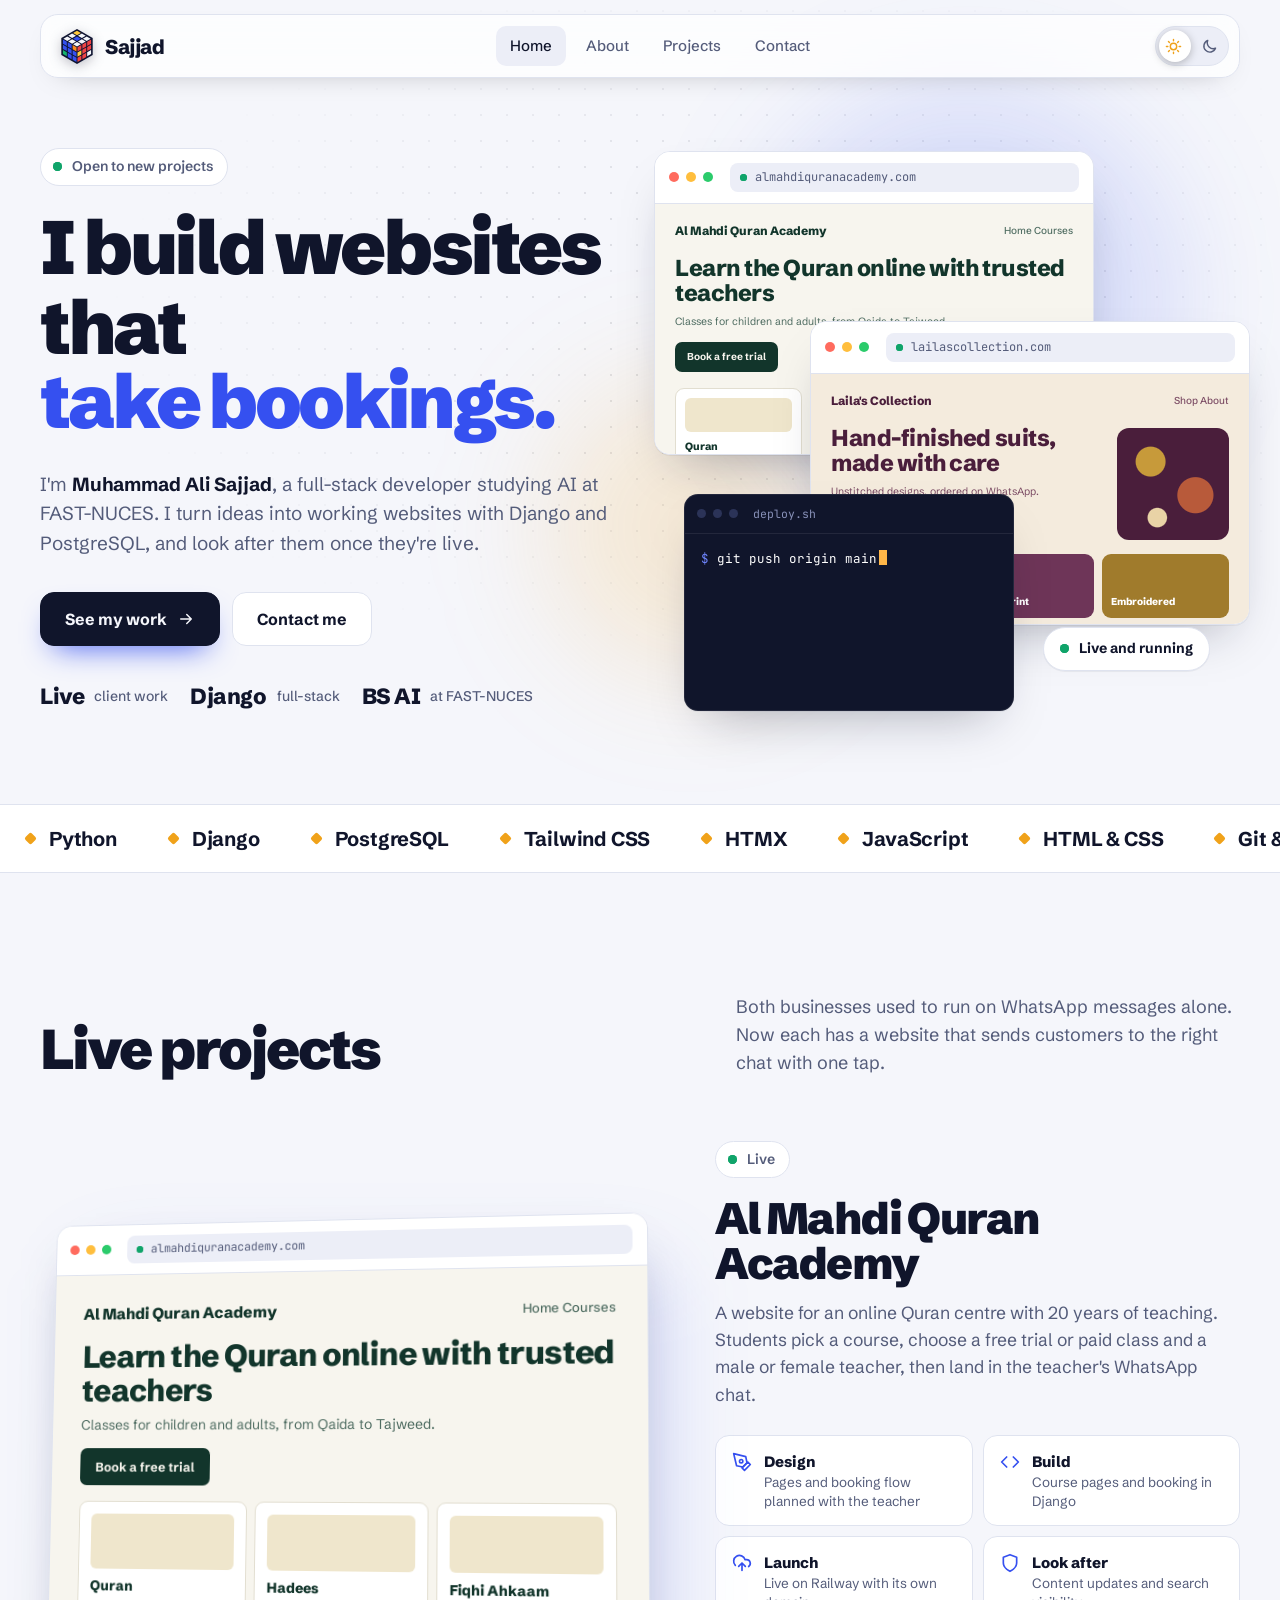
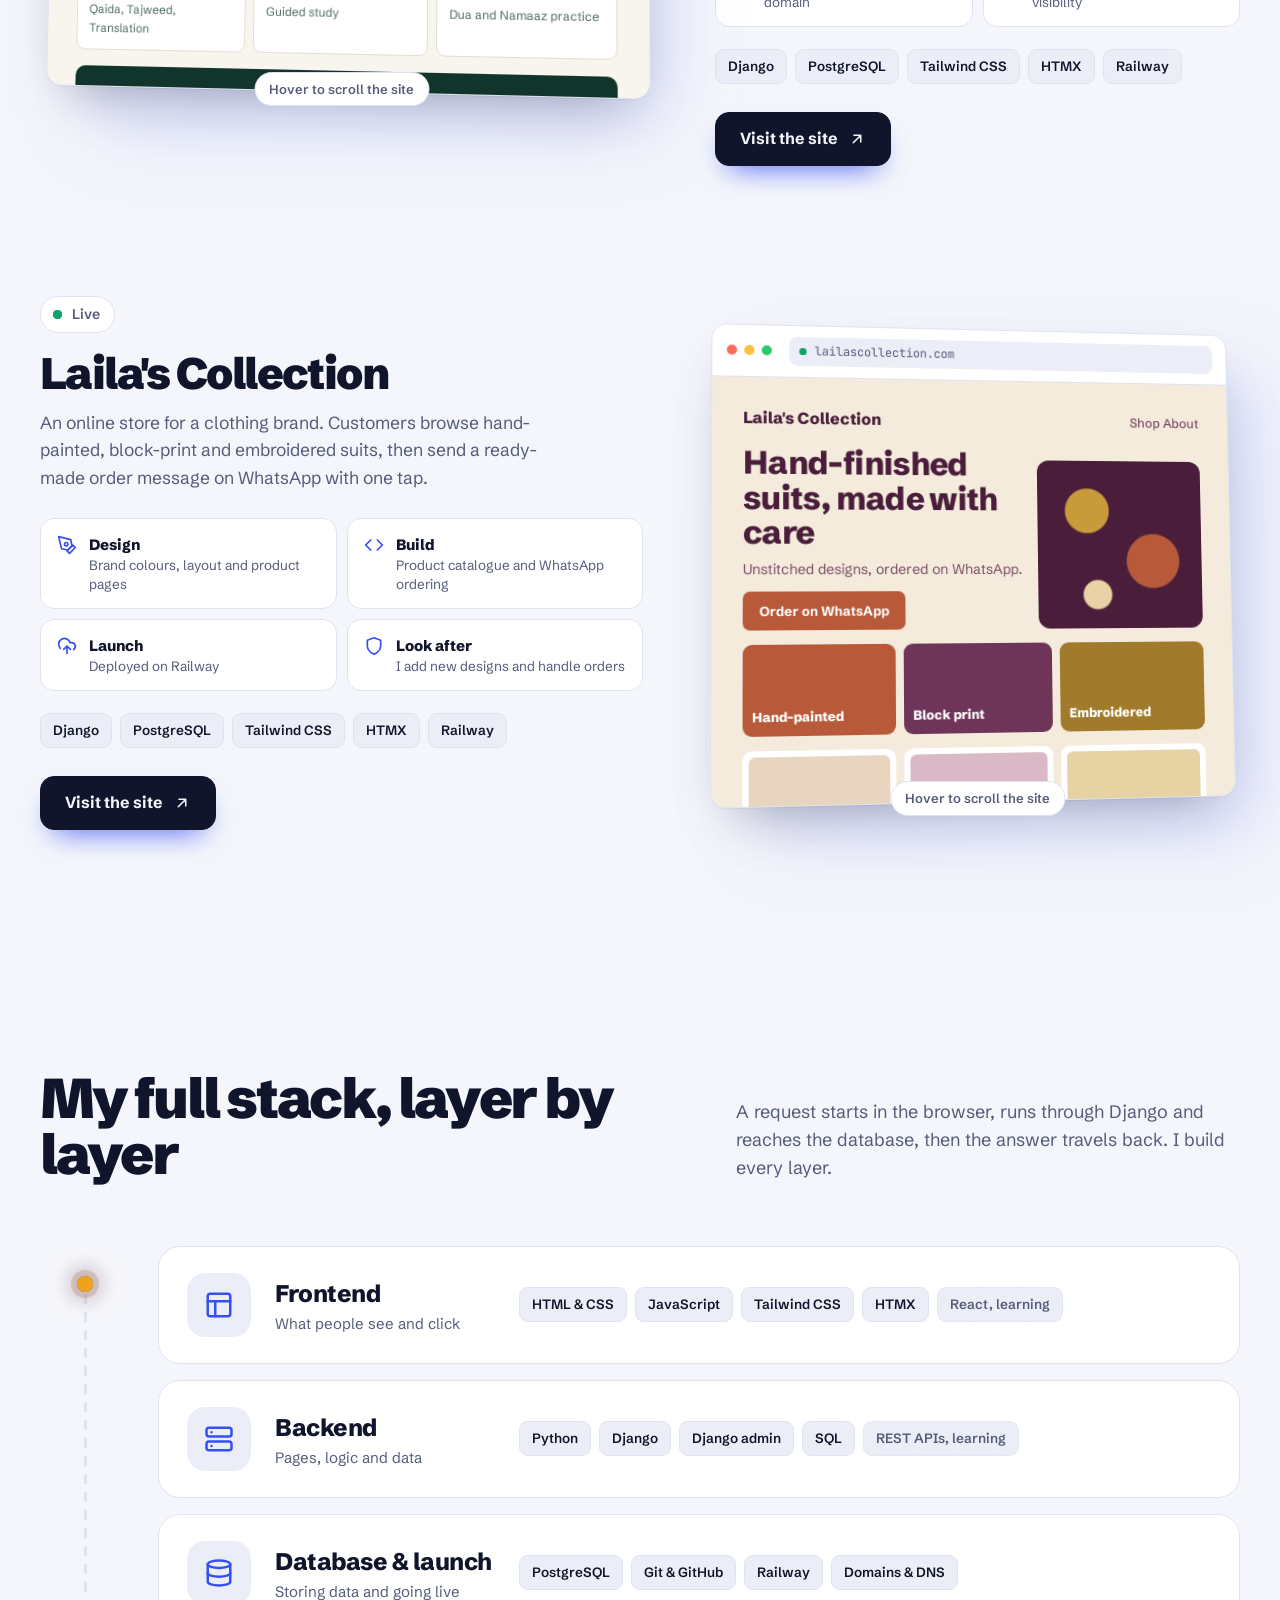
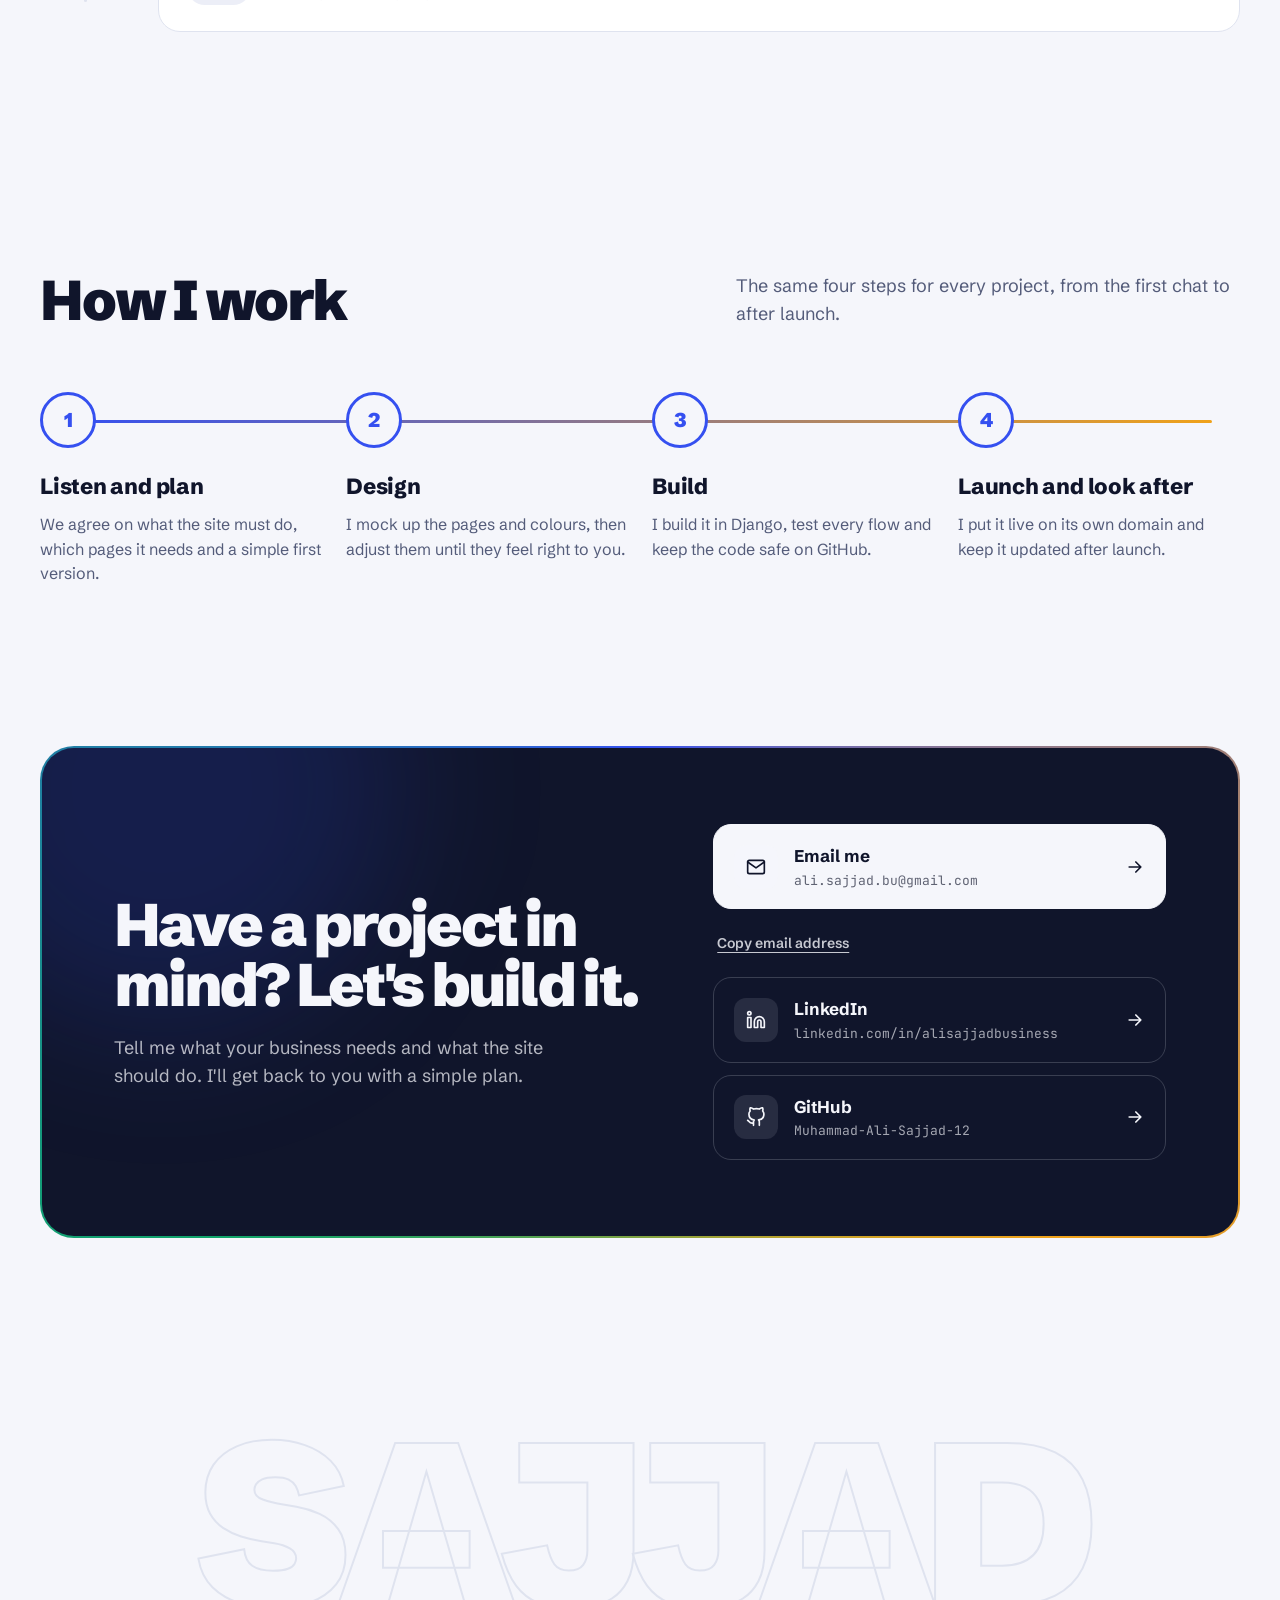
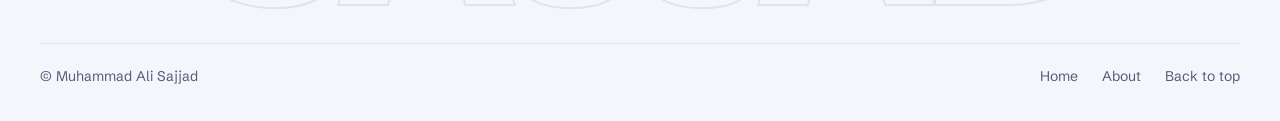
<file: index.html>
<!doctype html>
<html lang="en">
<head>
  <meta charset="utf-8">
  <meta name="viewport" content="width=device-width, initial-scale=1">
  <title>Muhammad Ali Sajjad | Full-stack developer</title>
  <meta name="description" content="I'm Muhammad Ali Sajjad, a full-stack developer studying AI at FAST-NUCES. I turn ideas into working websites with Django and PostgreSQL, and look after them once they're live.">
  <link rel="canonical" href="https://muhammad-ali-sajjad-12.github.io/">

  <!-- Link previews (WhatsApp, LinkedIn, X and others). These URLs must be absolute. -->
  <meta property="og:type" content="website">
  <meta property="og:site_name" content="Muhammad Ali Sajjad">
  <meta property="og:title" content="Muhammad Ali Sajjad | Full-stack developer">
  <meta property="og:description" content="I'm Muhammad Ali Sajjad, a full-stack developer studying AI at FAST-NUCES. I turn ideas into working websites with Django and PostgreSQL, and look after them once they're live.">
  <meta property="og:url" content="https://muhammad-ali-sajjad-12.github.io/">
  <meta property="og:image" content="https://muhammad-ali-sajjad-12.github.io/images/og-image.png">
  <meta property="og:image:width" content="1200">
  <meta property="og:image:height" content="630">
  <meta property="og:image:alt" content="Muhammad Ali Sajjad, full-stack developer and BS Artificial Intelligence student at FAST-NUCES">
  <meta name="twitter:card" content="summary_large_image">
  <meta name="twitter:title" content="Muhammad Ali Sajjad | Full-stack developer">
  <meta name="twitter:description" content="I'm Muhammad Ali Sajjad, a full-stack developer studying AI at FAST-NUCES. I turn ideas into working websites with Django and PostgreSQL, and look after them once they're live.">
  <meta name="twitter:image" content="https://muhammad-ali-sajjad-12.github.io/images/og-image.png">

  <meta name="theme-color" content="#F5F6FB" media="(prefers-color-scheme: light)">
  <meta name="theme-color" content="#0A0F22" media="(prefers-color-scheme: dark)">
  <link rel="icon" href="images/favicon.svg" type="image/svg+xml">
  <link rel="apple-touch-icon" href="images/apple-touch-icon.png">

  <!-- Runs before any CSS so the page is drawn in the right theme from the first frame. -->
  <script>
    (function () {
      var theme = null;
      try { theme = localStorage.getItem('theme'); } catch (error) {}
      if (theme !== 'light' && theme !== 'dark') {
        theme = window.matchMedia('(prefers-color-scheme: dark)').matches ? 'dark' : 'light';
      }
      document.documentElement.setAttribute('data-theme', theme);
    })();
  </script>

  <link rel="preconnect" href="https://fonts.googleapis.com">
  <link rel="preconnect" href="https://fonts.gstatic.com" crossorigin>
  <link rel="stylesheet" href="https://fonts.googleapis.com/css2?family=Schibsted+Grotesk:wght@400;500;600;700;800;900&amp;family=JetBrains+Mono:wght@400;500&amp;display=swap">

  <link rel="stylesheet" href="css/tokens.css">
  <link rel="stylesheet" href="css/base.css">
  <link rel="stylesheet" href="css/layout.css">
  <link rel="stylesheet" href="css/home.css">

  <script src="js/theme.js" defer></script>
  <script src="js/nav.js" defer></script>
  <script src="js/hero.js" defer></script>
  <script src="js/contact.js" defer></script>
  <script src="js/reveal.js" defer></script>
</head>
<body>
  <a class="skip-link" href="#main">Skip to content</a>
  <div class="spot" aria-hidden="true"></div>

  <header class="nav">
    <div class="nav-in">
      <a class="brand" href="#top"><span class="mark"><svg class="cube" viewBox="0 0 32 33" aria-hidden="true"><use href="images/favicon.svg#cube"></use></svg></span><span>Sajjad</span></a>
      <nav class="links" aria-label="Main">
        <a class="on" href="#top" aria-current="page">Home</a>
        <a href="about.html">About</a>
        <a href="#work">Projects</a>
        <a href="#contact">Contact</a>
      </nav>
      <div class="nav-right">
        <button class="toggle" type="button" aria-label="Switch between light and dark theme">
          <span class="knob"></span>
          <span class="ico sun"><svg viewBox="0 0 24 24" aria-hidden="true"><circle cx="12" cy="12" r="4.5"></circle><path d="M12 2v2M12 20v2M4.9 4.9l1.4 1.4M17.7 17.7l1.4 1.4M2 12h2M20 12h2M4.9 19.1l1.4-1.4M17.7 6.3l1.4-1.4"></path></svg></span>
          <span class="ico moon"><svg viewBox="0 0 24 24" aria-hidden="true"><path d="M20.5 14.5A8.5 8.5 0 0 1 9.5 3.5a8.5 8.5 0 1 0 11 11z"></path></svg></span>
        </button>
        <button class="menu-btn" type="button" aria-label="Open menu" aria-expanded="false" aria-controls="menu"><svg viewBox="0 0 24 24" aria-hidden="true"><path d="M4 8h16M4 16h16"></path></svg></button>
      </div>
    </div>
  </header>

  <div class="sheet" id="menu" role="dialog" aria-modal="true" aria-label="Menu" hidden>
    <div class="sheet-panel">
      <div class="sheet-top">
        <a class="brand" href="#top"><span class="mark"><svg class="cube" viewBox="0 0 32 33" aria-hidden="true"><use href="images/favicon.svg#cube"></use></svg></span><span>Sajjad</span></a>
        <button class="menu-btn menu-close" type="button" aria-label="Close menu"><svg viewBox="0 0 24 24" aria-hidden="true"><path d="M6 6l12 12M18 6L6 18"></path></svg></button>
      </div>
      <nav aria-label="Menu">
        <a class="item on" href="#top" aria-current="page">Home <svg viewBox="0 0 24 24" aria-hidden="true"><path d="M5 12h14M13 6l6 6-6 6"></path></svg></a>
        <a class="item" href="about.html">About <svg viewBox="0 0 24 24" aria-hidden="true"><path d="M5 12h14M13 6l6 6-6 6"></path></svg></a>
        <a class="item" href="#work">Projects <svg viewBox="0 0 24 24" aria-hidden="true"><path d="M5 12h14M13 6l6 6-6 6"></path></svg></a>
        <a class="item" href="#contact">Contact <svg viewBox="0 0 24 24" aria-hidden="true"><path d="M5 12h14M13 6l6 6-6 6"></path></svg></a>
      </nav>
    </div>
  </div>

  <main id="main" tabindex="-1">
    <section class="hero" id="top">
      <div class="grid-bg" aria-hidden="true"></div>
      <div class="orb o1" aria-hidden="true"></div>
      <div class="orb o2" aria-hidden="true"></div>
      <div class="wrap hero-in">
        <div>
          <span class="pill"><span class="ping"></span>Open to new projects</span>
          <h1 class="h1">
            <span class="line l1"><span class="in">I build websites</span></span>
            <span class="line l2"><span class="in">that <span class="rot"><span class="w on">take bookings.</span><span class="w" aria-hidden="true">sell suits.</span><span class="w" aria-hidden="true">go live.</span><span class="w" aria-hidden="true">people use.</span></span></span></span>
          </h1>
          <p class="lead">I'm <strong>Muhammad Ali Sajjad</strong>, a full-stack developer studying AI at FAST-NUCES. I turn ideas into working websites with Django and PostgreSQL, and look after them once they're live.</p>
          <div class="ctas">
            <a class="btn primary" href="#work">See my work <svg viewBox="0 0 24 24" aria-hidden="true"><path d="M5 12h14M13 6l6 6-6 6"></path></svg></a>
            <a class="btn ghost" href="#contact">Contact me</a>
          </div>
          <div class="facts-row">
            <div class="fact"><b>Live</b>client work</div>
            <div class="fact"><b>Django</b>full-stack</div>
            <div class="fact"><b>BS AI</b>at FAST-NUCES</div>
          </div>
        </div>

        <!-- Illustration only: the same sites are described in the Projects section, so screen readers skip this. -->
        <div class="stage" aria-hidden="true">
          <div class="par pa">
            <div class="enter-a"><div class="win wa float1">
              <div class="win-bar"><i></i><i></i><i></i><span class="url"><span class="ping"></span>almahdiquranacademy.com</span></div>
              <div class="viewport"><div class="autoscroll">
                <div class="ma">
                  <div class="ma-top"><span>Al Mahdi Quran Academy</span><span>Home   Courses</span></div>
                  <h4>Learn the Quran online with trusted teachers</h4>
                  <p>Classes for children and adults, from Qaida to Tajweed.</p>
                  <span class="ma-btn">Book a free trial</span>
                  <div class="ma-cards">
                    <div class="ma-card"><div class="art"></div>Quran<small>Qaida, Tajweed</small></div>
                    <div class="ma-card"><div class="art"></div>Hadees<small>Guided study</small></div>
                    <div class="ma-card"><div class="art"></div>Fiqhi Ahkaam<small>Practice</small></div>
                  </div>
                  <div class="ma-band"><b>Book in three steps</b><span>Pick a course, choose a teacher, chat on WhatsApp.</span></div>
                  <div class="ma-steps"><div>1. Course</div><div>2. Teacher</div><div>3. WhatsApp</div></div>
                </div>
              </div></div>
            </div></div>
          </div>

          <div class="par pb">
            <div class="enter-b"><div class="win wb float2">
              <div class="win-bar"><i></i><i></i><i></i><span class="url"><span class="ping"></span>lailascollection.com</span></div>
              <div class="viewport"><div class="autoscroll slow">
                <div class="lc">
                  <div class="lc-top"><span>Laila's Collection</span><span>Shop   About</span></div>
                  <div class="lc-hero"><div><h4>Hand-finished suits, made with care</h4><p>Unstitched designs, ordered on WhatsApp.</p><span class="lc-btn">Order on WhatsApp</span></div><div class="lc-art"></div></div>
                  <div class="lc-cats"><div>Hand-painted</div><div>Block print</div><div>Embroidered</div></div>
                  <div class="lc-grid">
                    <div class="lc-item"><div class="art"></div>Gulnar<span>Hand-painted</span></div>
                    <div class="lc-item"><div class="art"></div>Mehr<span>Block print</span></div>
                    <div class="lc-item"><div class="art"></div>Zari<span>Embroidered</span></div>
                  </div>
                </div>
              </div></div>
            </div></div>
          </div>

          <div class="par pt">
            <div class="enter-t"><div class="term float3">
              <div class="term-bar"><i></i><i></i><i></i><span class="mono">deploy.sh</span></div>
              <!-- hero.js types these lines out; this finished version shows if JavaScript is off. -->
              <div class="term-body"><span class="tl cmd">git push origin main</span><span class="tl ok">✓ Code pushed to GitHub</span><span class="tl cmd">railway up</span><span class="tl ok">✓ Build passed: Django + PostgreSQL</span><span class="tl ok">✓ Deployed to Railway</span><span class="tl live">● almahdiquranacademy.com is live</span></div>
            </div></div>
          </div>

          <div class="badge-live"><span class="ping"></span>Live and running</div>
        </div>
      </div>
    </section>
    <!-- Tools strip: the list appears twice so the loop is seamless; screen readers only get the first copy. -->
    <section class="marquee" aria-label="Tools I use">
      <div class="track">
        <ul class="group">
          <li class="item"><i></i>Python</li>
          <li class="item"><i></i>Django</li>
          <li class="item"><i></i>PostgreSQL</li>
          <li class="item"><i></i>Tailwind CSS</li>
          <li class="item"><i></i>HTMX</li>
          <li class="item"><i></i>JavaScript</li>
          <li class="item"><i></i>HTML &amp; CSS</li>
          <li class="item"><i></i>Git &amp; GitHub</li>
          <li class="item"><i></i>Railway</li>
          <li class="item learning"><i></i>React<em>learning</em></li>
        </ul>
        <ul class="group" aria-hidden="true">
          <li class="item"><i></i>Python</li>
          <li class="item"><i></i>Django</li>
          <li class="item"><i></i>PostgreSQL</li>
          <li class="item"><i></i>Tailwind CSS</li>
          <li class="item"><i></i>HTMX</li>
          <li class="item"><i></i>JavaScript</li>
          <li class="item"><i></i>HTML &amp; CSS</li>
          <li class="item"><i></i>Git &amp; GitHub</li>
          <li class="item"><i></i>Railway</li>
          <li class="item learning"><i></i>React<em>learning</em></li>
        </ul>
      </div>
    </section>

    <section class="sec" id="work">
      <div class="wrap">
        <div class="sec-head reveal">
          <h2>Live projects</h2>
          <p>Both businesses used to run on WhatsApp messages alone. Now each has a website that sends customers to the right chat with one tap.</p>
        </div>

        <article class="proj reveal">
          <div class="shot-wrap">
            <a class="shot" href="https://almahdiquranacademy.com" target="_blank" rel="noopener" aria-label="Open Al Mahdi Quran Academy in a new tab">
              <div class="win" aria-hidden="true">
                <div class="win-bar"><i></i><i></i><i></i><span class="url"><span class="ping"></span>almahdiquranacademy.com</span></div>
                <div class="viewport"><div class="inner">
                  <div class="ma">
                    <div class="ma-top"><span>Al Mahdi Quran Academy</span><span>Home   Courses</span></div>
                    <h4>Learn the Quran online with trusted teachers</h4>
                    <p>Classes for children and adults, from Qaida to Tajweed.</p>
                    <span class="ma-btn">Book a free trial</span>
                    <div class="ma-cards">
                      <div class="ma-card"><div class="art"></div>Quran<small>Qaida, Tajweed, Translation</small></div>
                      <div class="ma-card"><div class="art"></div>Hadees<small>Guided study</small></div>
                      <div class="ma-card"><div class="art"></div>Fiqhi Ahkaam<small>Dua and Namaaz practice</small></div>
                    </div>
                    <div class="ma-band"><b>Book in three steps</b><span>Pick a course, choose a male or female teacher, then chat on WhatsApp.</span></div>
                    <div class="ma-steps"><div>1. Choose a course</div><div>2. Free trial or paid</div><div>3. Open WhatsApp</div></div>
                  </div>
                </div></div>
              </div>
            </a>
            <span class="hover-hint" aria-hidden="true">Hover to scroll the site</span>
          </div>
          <div class="info">
            <span class="pill"><span class="ping"></span>Live</span>
            <h3>Al Mahdi Quran Academy</h3>
            <p class="story">A website for an online Quran centre with 20 years of teaching. Students pick a course, choose a free trial or paid class and a male or female teacher, then land in the teacher's WhatsApp chat.</p>
            <div class="did">
              <div><svg viewBox="0 0 24 24" aria-hidden="true"><path d="M12 19l7-7 3 3-7 7-3-3z"></path><path d="M18 13l-1.5-7.5L2 2l3.5 14.5L13 18l5-5z"></path><circle cx="11" cy="11" r="2"></circle></svg><p><b>Design</b><span>Pages and booking flow planned with the teacher</span></p></div>
              <div><svg viewBox="0 0 24 24" aria-hidden="true"><path d="M16 18l6-6-6-6M8 6l-6 6 6 6"></path></svg><p><b>Build</b><span>Course pages and booking in Django</span></p></div>
              <div><svg viewBox="0 0 24 24" aria-hidden="true"><path d="M4 14.9A7 7 0 1 1 15.7 8h1.8a4.5 4.5 0 0 1 2.5 8.2"></path><path d="M12 12v9M8 16l4-4 4 4"></path></svg><p><b>Launch</b><span>Live on Railway with its own domain</span></p></div>
              <div><svg viewBox="0 0 24 24" aria-hidden="true"><path d="M12 22s8-4 8-10V5l-8-3-8 3v7c0 6 8 10 8 10z"></path></svg><p><b>Look after</b><span>Content updates and search visibility</span></p></div>
            </div>
            <div class="chips"><span class="chip">Django</span><span class="chip">PostgreSQL</span><span class="chip">Tailwind CSS</span><span class="chip">HTMX</span><span class="chip">Railway</span></div>
            <a class="btn primary" href="https://almahdiquranacademy.com" target="_blank" rel="noopener">Visit the site <svg viewBox="0 0 24 24" aria-hidden="true"><path d="M7 17L17 7M8 7h9v9"></path></svg></a>
          </div>
        </article>

        <article class="proj flip reveal">
          <!-- The domain isn't connected yet, so this preview is not a link. It still tilts and scrolls on hover. -->
          <div class="shot-wrap" aria-hidden="true">
            <div class="shot">
              <div class="win">
                <div class="win-bar"><i></i><i></i><i></i><span class="url"><span class="ping"></span>lailascollection.com</span></div>
                <div class="viewport"><div class="inner">
                  <div class="lc">
                    <div class="lc-top"><span>Laila's Collection</span><span>Shop   About</span></div>
                    <div class="lc-hero"><div><h4>Hand-finished suits, made with care</h4><p>Unstitched designs, ordered on WhatsApp.</p><span class="lc-btn">Order on WhatsApp</span></div><div class="lc-art"></div></div>
                    <div class="lc-cats"><div>Hand-painted</div><div>Block print</div><div>Embroidered</div></div>
                    <div class="lc-grid">
                      <div class="lc-item"><div class="art"></div>Gulnar<span>Hand-painted</span></div>
                      <div class="lc-item"><div class="art"></div>Mehr<span>Block print</span></div>
                      <div class="lc-item"><div class="art"></div>Zari<span>Embroidered</span></div>
                    </div>
                  </div>
                </div></div>
              </div>
            </div>
            <span class="hover-hint">Hover to scroll the site</span>
          </div>
          <div class="info">
            <span class="pill"><span class="ping"></span>Live</span>
            <h3>Laila's Collection</h3>
            <p class="story">An online store for a clothing brand. Customers browse hand-painted, block-print and embroidered suits, then send a ready-made order message on WhatsApp with one tap.</p>
            <div class="did">
              <div><svg viewBox="0 0 24 24" aria-hidden="true"><path d="M12 19l7-7 3 3-7 7-3-3z"></path><path d="M18 13l-1.5-7.5L2 2l3.5 14.5L13 18l5-5z"></path><circle cx="11" cy="11" r="2"></circle></svg><p><b>Design</b><span>Brand colours, layout and product pages</span></p></div>
              <div><svg viewBox="0 0 24 24" aria-hidden="true"><path d="M16 18l6-6-6-6M8 6l-6 6 6 6"></path></svg><p><b>Build</b><span>Product catalogue and WhatsApp ordering</span></p></div>
              <div><svg viewBox="0 0 24 24" aria-hidden="true"><path d="M4 14.9A7 7 0 1 1 15.7 8h1.8a4.5 4.5 0 0 1 2.5 8.2"></path><path d="M12 12v9M8 16l4-4 4 4"></path></svg><p><b>Launch</b><span>Deployed on Railway</span></p></div>
              <div><svg viewBox="0 0 24 24" aria-hidden="true"><path d="M12 22s8-4 8-10V5l-8-3-8 3v7c0 6 8 10 8 10z"></path></svg><p><b>Look after</b><span>I add new designs and handle orders</span></p></div>
            </div>
            <div class="chips"><span class="chip">Django</span><span class="chip">PostgreSQL</span><span class="chip">Tailwind CSS</span><span class="chip">HTMX</span><span class="chip">Railway</span></div>
            <!-- Swap this for a real link once lailascollection.com is live. -->
            <a class="btn primary" href="https://lailascollection.com" target="_blank" rel="noopener">Visit the site <svg viewBox="0 0 24 24" aria-hidden="true"><path d="M7 17L17 7M8 7h9v9"></path></svg></a>
          </div>
        </article>
      </div>
    </section>
    <section class="sec" id="stack">
      <div class="wrap">
        <div class="sec-head reveal">
          <h2>My full stack, layer by layer</h2>
          <p>A request starts in the browser, runs through Django and reaches the database, then the answer travels back. I build every layer.</p>
        </div>
        <div class="stackviz reveal">
          <!-- The pipe: a blue packet travels down (the request), an orange one travels back up (the answer). -->
          <div class="pipe" aria-hidden="true"><span class="packet"></span><span class="packet back"></span></div>
          <div class="layers">
            <div class="layer">
              <div class="ic"><svg viewBox="0 0 24 24" aria-hidden="true"><rect x="3" y="3" width="18" height="18" rx="2"></rect><path d="M3 9h18M9 21V9"></path></svg></div>
              <div><h3>Frontend</h3><p>What people see and click</p></div>
              <div class="chips"><span class="chip">HTML &amp; CSS</span><span class="chip">JavaScript</span><span class="chip">Tailwind CSS</span><span class="chip">HTMX</span><span class="chip learn">React, learning</span></div>
            </div>
            <div class="layer">
              <div class="ic"><svg viewBox="0 0 24 24" aria-hidden="true"><rect x="2" y="3" width="20" height="7" rx="2"></rect><rect x="2" y="14" width="20" height="7" rx="2"></rect><path d="M6 6.5h.01M6 17.5h.01"></path></svg></div>
              <div><h3>Backend</h3><p>Pages, logic and data</p></div>
              <div class="chips"><span class="chip">Python</span><span class="chip">Django</span><span class="chip">Django admin</span><span class="chip">SQL</span><span class="chip learn">REST APIs, learning</span></div>
            </div>
            <div class="layer">
              <div class="ic"><svg viewBox="0 0 24 24" aria-hidden="true"><ellipse cx="12" cy="5" rx="9" ry="3"></ellipse><path d="M21 12c0 1.66-4 3-9 3s-9-1.34-9-3"></path><path d="M3 5v14c0 1.66 4 3 9 3s9-1.34 9-3V5"></path></svg></div>
              <div><h3>Database &amp; launch</h3><p>Storing data and going live</p></div>
              <div class="chips"><span class="chip">PostgreSQL</span><span class="chip">Git &amp; GitHub</span><span class="chip">Railway</span><span class="chip">Domains &amp; DNS</span></div>
            </div>
          </div>
        </div>
      </div>
    </section>

    <section class="sec" id="process">
      <div class="wrap">
        <div class="sec-head reveal">
          <h2>How I work</h2>
          <p>The same four steps for every project, from the first chat to after launch.</p>
        </div>
        <div class="steps reveal">
          <div class="track-line" aria-hidden="true"><span></span></div>
          <div class="step"><div class="num">1</div><h3>Listen and plan</h3><p>We agree on what the site must do, which pages it needs and a simple first version.</p></div>
          <div class="step"><div class="num">2</div><h3>Design</h3><p>I mock up the pages and colours, then adjust them until they feel right to you.</p></div>
          <div class="step"><div class="num">3</div><h3>Build</h3><p>I build it in Django, test every flow and keep the code safe on GitHub.</p></div>
          <div class="step"><div class="num">4</div><h3>Launch and look after</h3><p>I put it live on its own domain and keep it updated after launch.</p></div>
        </div>
      </div>
    </section>
    <section class="sec tight" id="contact">
      <div class="wrap reveal">
        <div class="contact-wrap">
          <div class="contact">
            <div>
              <h2>Have a project in mind? Let's build it.</h2>
              <p>Tell me what your business needs and what the site should do. I'll get back to you with a simple plan.</p>
            </div>
            <div class="c-links">
              <a class="c-link main" href="https://mail.google.com/mail/?view=cm&amp;fs=1&amp;to=ali.sajjad.bu@gmail.com" target="_blank" rel="noopener"><span class="ci"><svg viewBox="0 0 24 24" aria-hidden="true"><rect x="2" y="4" width="20" height="16" rx="2"></rect><path d="M22 6l-10 7L2 6"></path></svg></span><span><b>Email me</b><span>ali.sajjad.bu@gmail.com</span></span><svg class="go" viewBox="0 0 24 24" aria-hidden="true"><path d="M5 12h14M13 6l6 6-6 6"></path></svg></a>
              <button class="copy-btn" type="button" aria-live="polite">Copy email address</button>
              <a class="c-link" href="https://www.linkedin.com/in/alisajjadbusiness/" target="_blank" rel="noopener"><span class="ci"><svg viewBox="0 0 24 24" aria-hidden="true"><path d="M16 8a6 6 0 0 1 6 6v7h-4v-7a2 2 0 0 0-4 0v7h-4v-7a6 6 0 0 1 6-6z"></path><rect x="2" y="9" width="4" height="12"></rect><circle cx="4" cy="4" r="2"></circle></svg></span><span><b>LinkedIn</b><span>linkedin.com/in/alisajjadbusiness</span></span><svg class="go" viewBox="0 0 24 24" aria-hidden="true"><path d="M5 12h14M13 6l6 6-6 6"></path></svg></a>
              <a class="c-link" href="https://github.com/Muhammad-Ali-Sajjad-12" target="_blank" rel="noopener"><span class="ci"><svg viewBox="0 0 24 24" aria-hidden="true"><path d="M9 19c-5 1.5-5-2.5-7-3m14 6v-3.87a3.37 3.37 0 0 0-.94-2.61c3.14-.35 6.44-1.54 6.44-7A5.44 5.44 0 0 0 20 4.77 5.07 5.07 0 0 0 19.91 1S18.73.65 16 2.48a13.38 13.38 0 0 0-7 0C6.27.65 5.09 1 5.09 1A5.07 5.07 0 0 0 5 4.77a5.44 5.44 0 0 0-1.5 3.78c0 5.42 3.3 6.61 6.44 7A3.37 3.37 0 0 0 9 18.13V22"></path></svg></span><span><b>GitHub</b><span>Muhammad-Ali-Sajjad-12</span></span><svg class="go" viewBox="0 0 24 24" aria-hidden="true"><path d="M5 12h14M13 6l6 6-6 6"></path></svg></a>
            </div>
          </div>
        </div>
      </div>
    </section>
  </main>

  <footer class="foot">
    <div class="bigname" aria-hidden="true">SAJJAD</div>
    <div class="wrap foot-row">
      <span>© Muhammad Ali Sajjad</span>
      <nav aria-label="Footer"><a href="#top">Home</a><a href="about.html">About</a><a href="#top">Back to top</a></nav>
    </div>
  </footer>
</body>
</html>
</file>
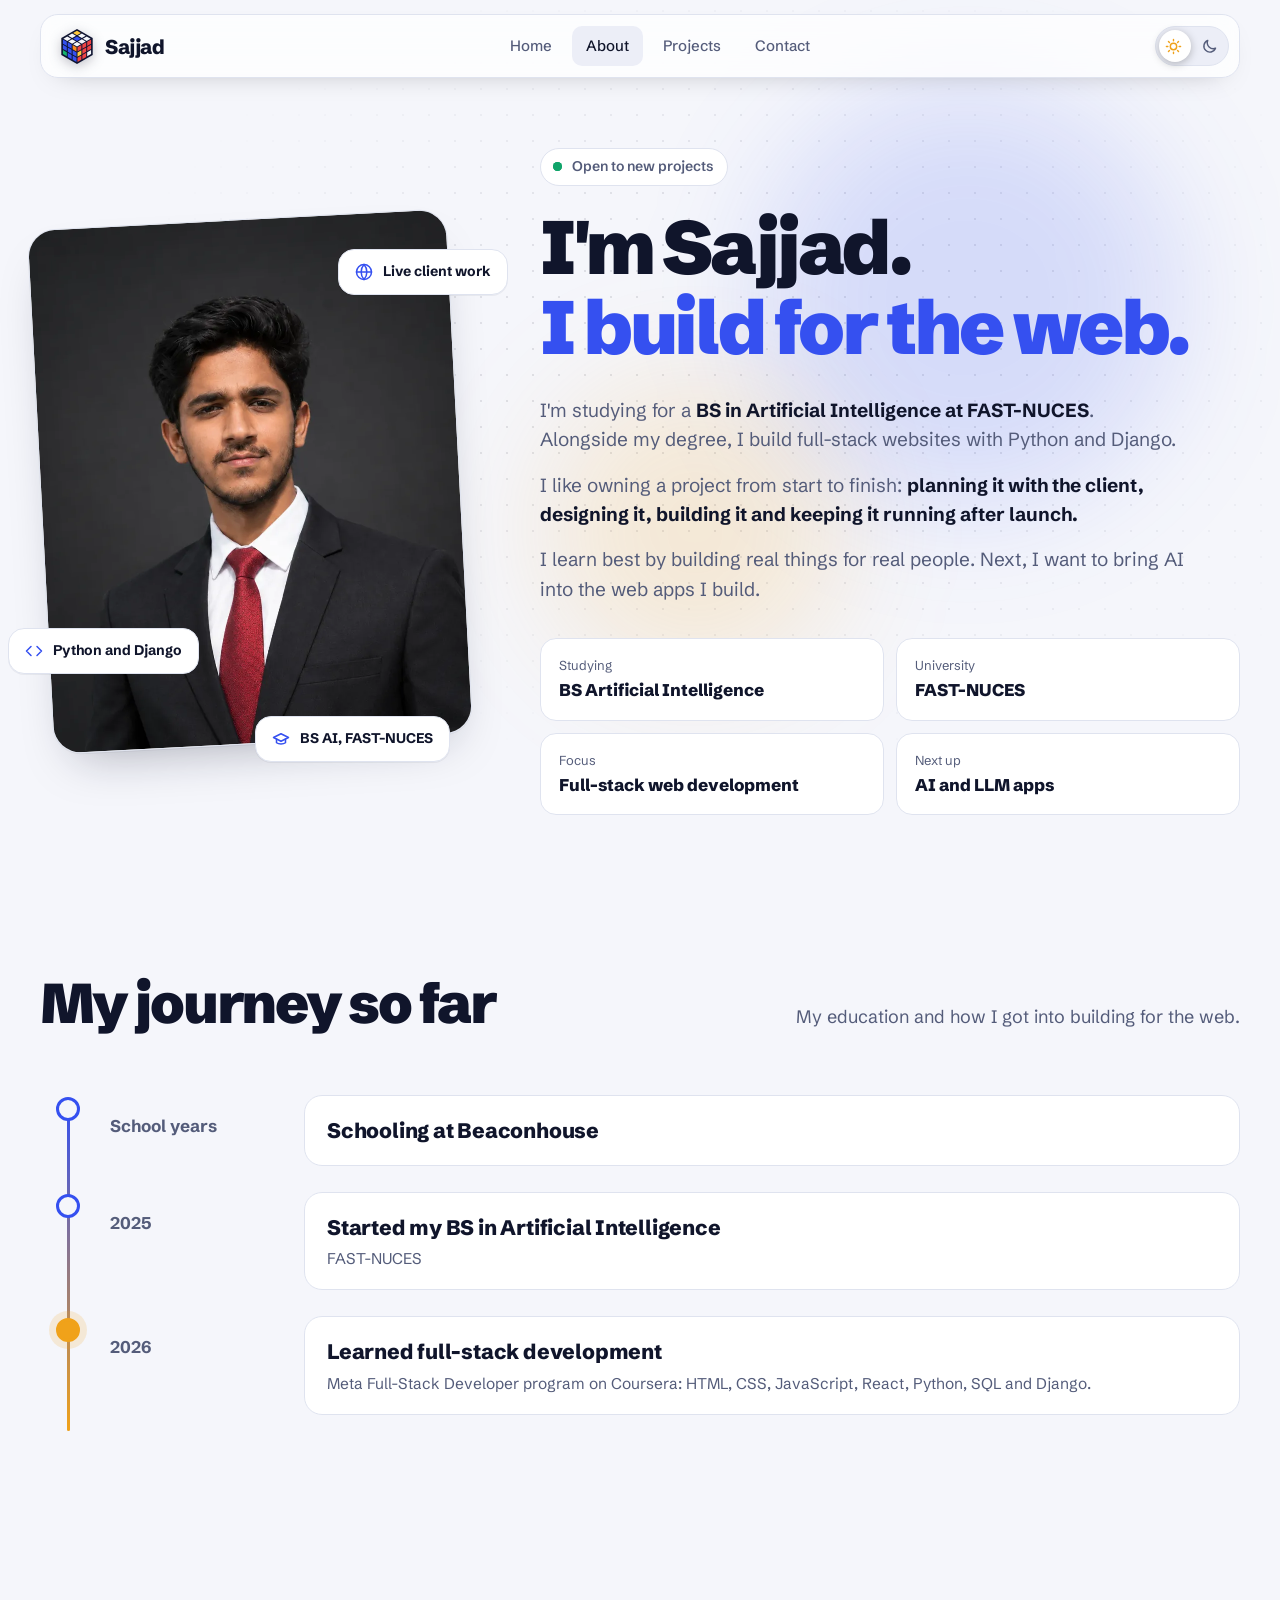
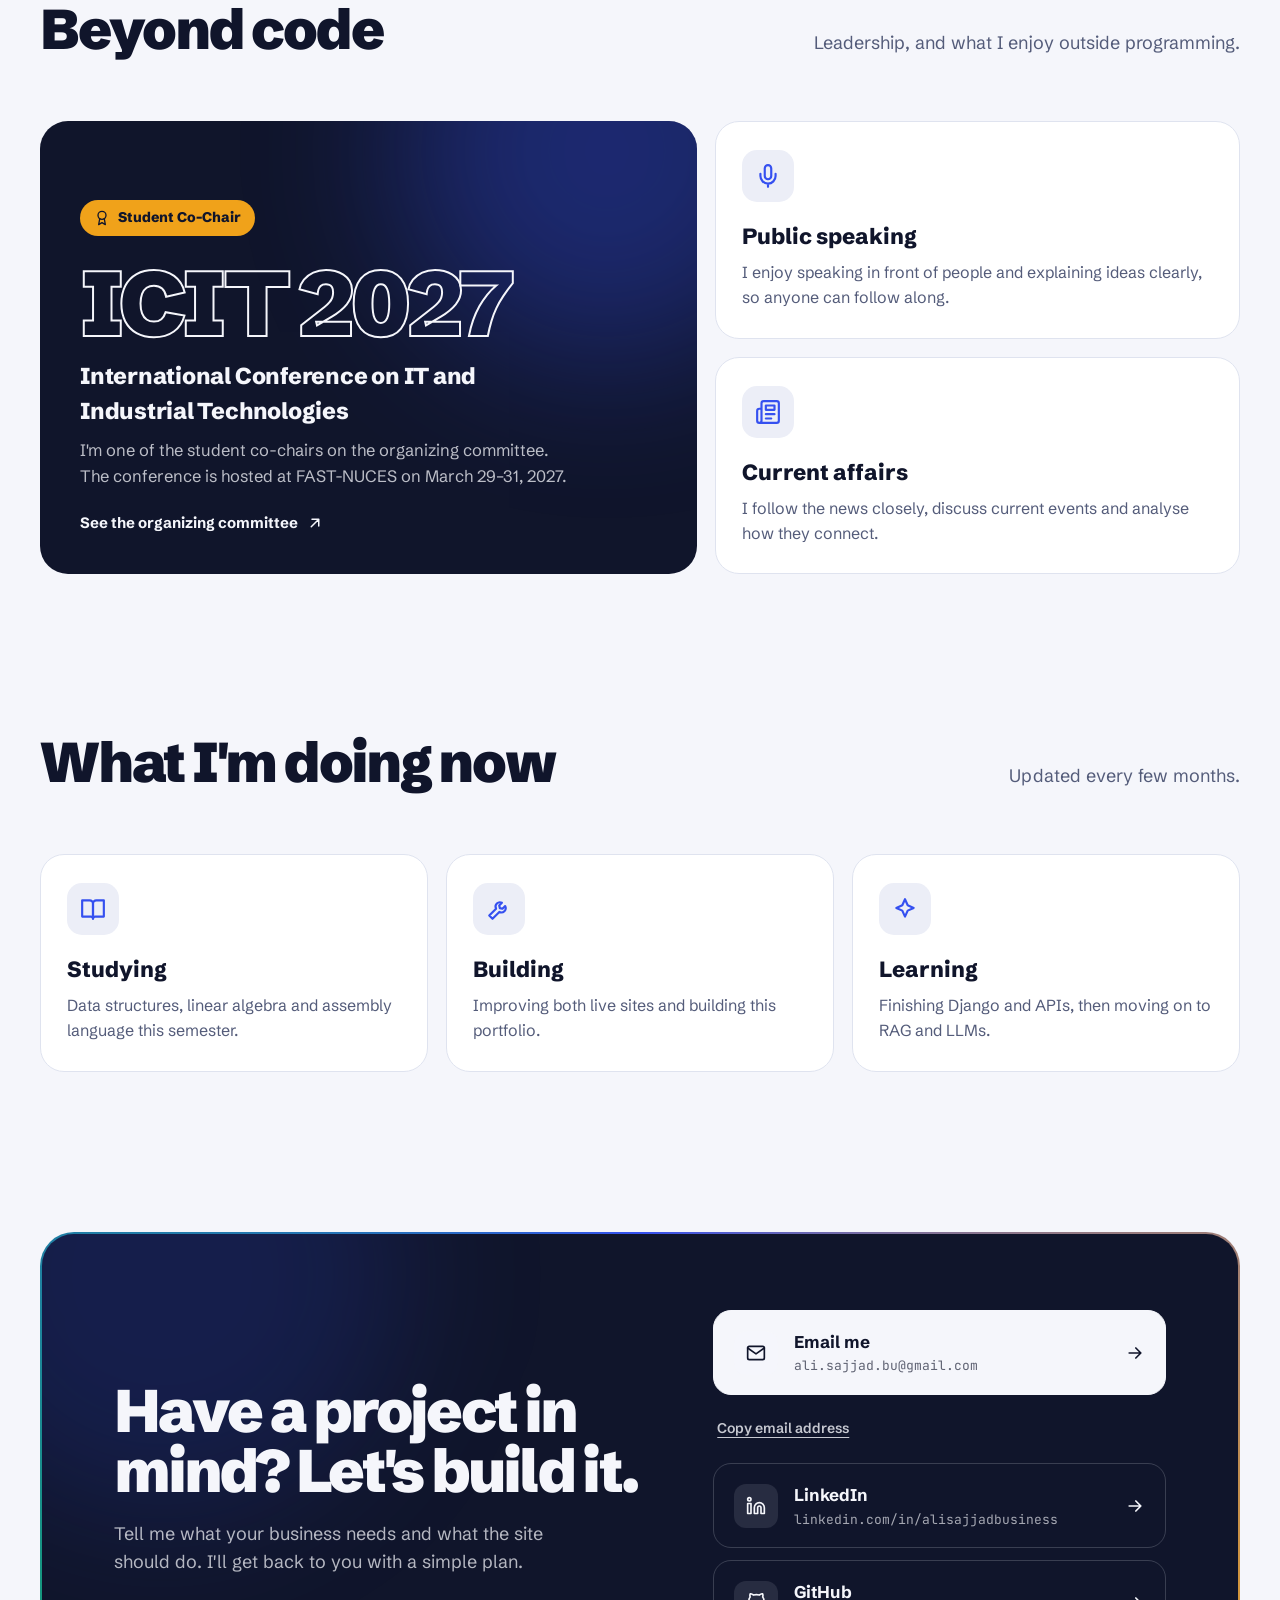
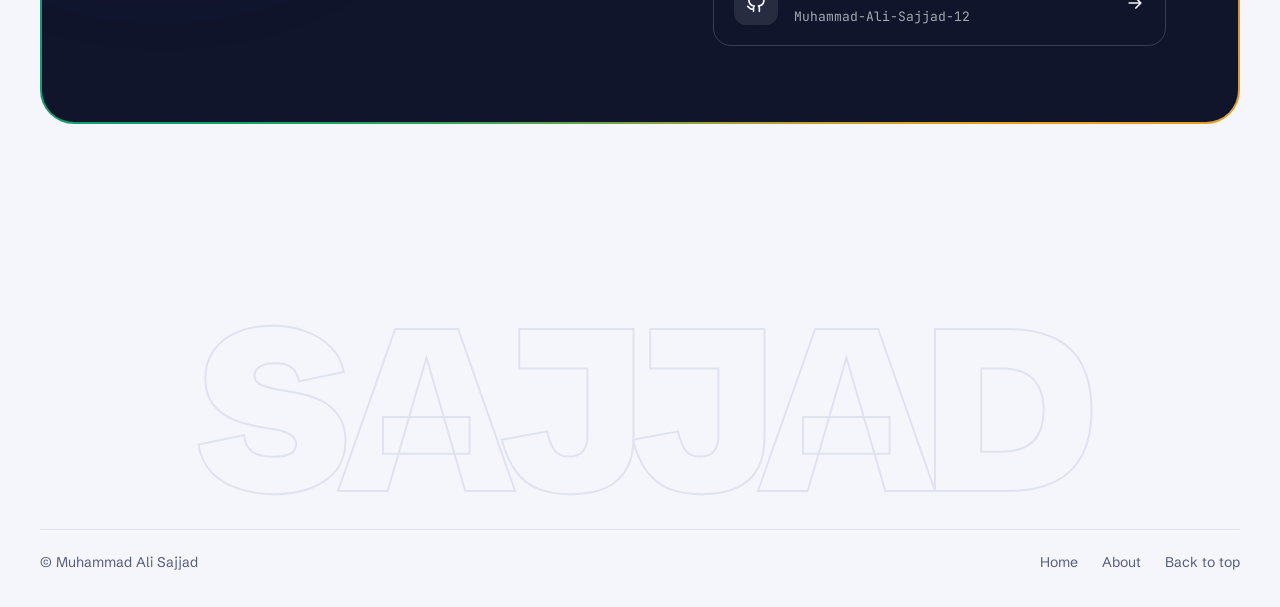
<file: about.html>
<!doctype html>
<html lang="en">
<head>
  <meta charset="utf-8">
  <meta name="viewport" content="width=device-width, initial-scale=1">
  <title>About | Muhammad Ali Sajjad</title>
  <meta name="description" content="I'm studying for a BS in Artificial Intelligence at FAST-NUCES. Alongside my degree, I build full-stack websites with Python and Django.">
  <link rel="canonical" href="https://muhammad-ali-sajjad-12.github.io/about.html">

  <!-- Link previews (WhatsApp, LinkedIn, X and others). These URLs must be absolute. -->
  <meta property="og:type" content="website">
  <meta property="og:site_name" content="Muhammad Ali Sajjad">
  <meta property="og:title" content="About | Muhammad Ali Sajjad">
  <meta property="og:description" content="I'm studying for a BS in Artificial Intelligence at FAST-NUCES. Alongside my degree, I build full-stack websites with Python and Django.">
  <meta property="og:url" content="https://muhammad-ali-sajjad-12.github.io/about.html">
  <meta property="og:image" content="https://muhammad-ali-sajjad-12.github.io/images/og-image.png">
  <meta property="og:image:width" content="1200">
  <meta property="og:image:height" content="630">
  <meta property="og:image:alt" content="Muhammad Ali Sajjad, full-stack developer and BS Artificial Intelligence student at FAST-NUCES">
  <meta name="twitter:card" content="summary_large_image">
  <meta name="twitter:title" content="About | Muhammad Ali Sajjad">
  <meta name="twitter:description" content="I'm studying for a BS in Artificial Intelligence at FAST-NUCES. Alongside my degree, I build full-stack websites with Python and Django.">
  <meta name="twitter:image" content="https://muhammad-ali-sajjad-12.github.io/images/og-image.png">

  <meta name="theme-color" content="#F5F6FB" media="(prefers-color-scheme: light)">
  <meta name="theme-color" content="#0A0F22" media="(prefers-color-scheme: dark)">
  <link rel="icon" href="images/favicon.svg" type="image/svg+xml">
  <link rel="apple-touch-icon" href="images/apple-touch-icon.png">

  <!-- Runs before any CSS so the page is drawn in the right theme from the first frame. -->
  <script>
    (function () {
      var theme = null;
      try { theme = localStorage.getItem('theme'); } catch (error) {}
      if (theme !== 'light' && theme !== 'dark') {
        theme = window.matchMedia('(prefers-color-scheme: dark)').matches ? 'dark' : 'light';
      }
      document.documentElement.setAttribute('data-theme', theme);
    })();
  </script>

  <link rel="preconnect" href="https://fonts.googleapis.com">
  <link rel="preconnect" href="https://fonts.gstatic.com" crossorigin>
  <link rel="stylesheet" href="https://fonts.googleapis.com/css2?family=Schibsted+Grotesk:wght@400;500;600;700;800;900&amp;family=JetBrains+Mono:wght@400;500&amp;display=swap">

  <link rel="stylesheet" href="css/tokens.css">
  <link rel="stylesheet" href="css/base.css">
  <link rel="stylesheet" href="css/layout.css">
  <link rel="stylesheet" href="css/about.css">

  <script src="js/theme.js" defer></script>
  <script src="js/nav.js" defer></script>
  <script src="js/hero.js" defer></script>
  <script src="js/contact.js" defer></script>
  <script src="js/reveal.js" defer></script>
</head>
<body>
  <a class="skip-link" href="#main">Skip to content</a>
  <div class="spot" aria-hidden="true"></div>

  <header class="nav">
    <div class="nav-in">
      <a class="brand" href="index.html"><span class="mark"><svg class="cube" viewBox="0 0 32 33" aria-hidden="true"><use href="images/favicon.svg#cube"></use></svg></span><span>Sajjad</span></a>
      <nav class="links" aria-label="Main">
        <a href="index.html">Home</a>
        <a class="on" href="#top" aria-current="page">About</a>
        <a href="index.html#work">Projects</a>
        <a href="#contact">Contact</a>
      </nav>
      <div class="nav-right">
        <button class="toggle" type="button" aria-label="Switch between light and dark theme">
          <span class="knob"></span>
          <span class="ico sun"><svg viewBox="0 0 24 24" aria-hidden="true"><circle cx="12" cy="12" r="4.5"></circle><path d="M12 2v2M12 20v2M4.9 4.9l1.4 1.4M17.7 17.7l1.4 1.4M2 12h2M20 12h2M4.9 19.1l1.4-1.4M17.7 6.3l1.4-1.4"></path></svg></span>
          <span class="ico moon"><svg viewBox="0 0 24 24" aria-hidden="true"><path d="M20.5 14.5A8.5 8.5 0 0 1 9.5 3.5a8.5 8.5 0 1 0 11 11z"></path></svg></span>
        </button>
        <button class="menu-btn" type="button" aria-label="Open menu" aria-expanded="false" aria-controls="menu"><svg viewBox="0 0 24 24" aria-hidden="true"><path d="M4 8h16M4 16h16"></path></svg></button>
      </div>
    </div>
  </header>

  <div class="sheet" id="menu" role="dialog" aria-modal="true" aria-label="Menu" hidden>
    <div class="sheet-panel">
      <div class="sheet-top">
        <a class="brand" href="index.html"><span class="mark"><svg class="cube" viewBox="0 0 32 33" aria-hidden="true"><use href="images/favicon.svg#cube"></use></svg></span><span>Sajjad</span></a>
        <button class="menu-btn menu-close" type="button" aria-label="Close menu"><svg viewBox="0 0 24 24" aria-hidden="true"><path d="M6 6l12 12M18 6L6 18"></path></svg></button>
      </div>
      <nav aria-label="Menu">
        <a class="item" href="index.html">Home <svg viewBox="0 0 24 24" aria-hidden="true"><path d="M5 12h14M13 6l6 6-6 6"></path></svg></a>
        <a class="item on" href="#top" aria-current="page">About <svg viewBox="0 0 24 24" aria-hidden="true"><path d="M5 12h14M13 6l6 6-6 6"></path></svg></a>
        <a class="item" href="index.html#work">Projects <svg viewBox="0 0 24 24" aria-hidden="true"><path d="M5 12h14M13 6l6 6-6 6"></path></svg></a>
        <a class="item" href="#contact">Contact <svg viewBox="0 0 24 24" aria-hidden="true"><path d="M5 12h14M13 6l6 6-6 6"></path></svg></a>
      </nav>
    </div>
  </div>

  <main id="main" tabindex="-1">
    <section class="about-hero" id="top">
      <div class="grid-bg" aria-hidden="true"></div>
      <div class="orb o1" aria-hidden="true"></div>
      <div class="orb o2" aria-hidden="true"></div>
      <div class="wrap about-in">
        <div class="photo-card">
          <div class="photo-enter">
            <div class="photo">
              <picture>
                <source srcset="images/profile.webp" type="image/webp">
                <img src="images/profile.jpg" alt="Muhammad Ali Sajjad" width="800" height="1000">
              </picture>
            </div>
          </div>
          <div class="sticker s1"><svg viewBox="0 0 24 24" aria-hidden="true"><circle cx="12" cy="12" r="10"></circle><path d="M2 12h20M12 2a15 15 0 0 1 0 20M12 2a15 15 0 0 0 0 20"></path></svg>Live client work</div>
          <div class="sticker s2"><svg viewBox="0 0 24 24" aria-hidden="true"><path d="M16 18l6-6-6-6M8 6l-6 6 6 6"></path></svg>Python and Django</div>
          <div class="sticker s3"><svg viewBox="0 0 24 24" aria-hidden="true"><path d="M22 10L12 5 2 10l10 5 10-5z"></path><path d="M6 12v5c3 2 9 2 12 0v-5"></path></svg>BS AI, FAST-NUCES</div>
        </div>
        <div class="about-text">
          <span class="pill"><span class="ping"></span>Open to new projects</span>
          <h1 class="h1">
            <span class="line l1"><span class="in">I'm Sajjad.</span></span>
            <span class="line l2"><span class="in"><span class="accent">I build for the web.</span></span></span>
          </h1>
          <p class="story-p">I'm studying for a <strong>BS in Artificial Intelligence at FAST-NUCES</strong>. Alongside my degree, I build full-stack websites with Python and Django.</p>
          <p class="story-p">I like owning a project from start to finish: <strong>planning it with the client, designing it, building it and keeping it running after launch.</strong></p>
          <p class="story-p">I learn best by building real things for real people. Next, I want to bring AI into the web apps I build.</p>
          <dl class="qfacts">
            <div><dt>Studying</dt><dd>BS Artificial Intelligence</dd></div>
            <div><dt>University</dt><dd>FAST-NUCES</dd></div>
            <div><dt>Focus</dt><dd>Full-stack web development</dd></div>
            <div><dt>Next up</dt><dd>AI and LLM apps</dd></div>
          </dl>
        </div>
      </div>
    </section>

    <section class="sec" id="journey">
      <div class="wrap">
        <div class="sec-head reveal">
          <h2>My journey so far</h2>
          <p>My education and how I got into building for the web.</p>
        </div>
        <div class="tline">
          <span class="fill" aria-hidden="true"></span>
          <div class="t-item reveal"><span class="t-dot" aria-hidden="true"></span><span class="t-when">School years</span><div class="t-card"><h3>Schooling at Beaconhouse</h3></div></div>
          <div class="t-item reveal"><span class="t-dot" aria-hidden="true"></span><span class="t-when">2025</span><div class="t-card"><h3>Started my BS in Artificial Intelligence</h3><p>FAST-NUCES</p></div></div>
          <div class="t-item now reveal"><span class="t-dot" aria-hidden="true"></span><span class="t-when">2026</span><div class="t-card"><h3>Learned full-stack development</h3><p>Meta Full-Stack Developer program on Coursera: HTML, CSS, JavaScript, React, Python, SQL and Django.</p></div></div>
        </div>
      </div>
    </section>

    <section class="sec tight" id="beyond">
      <div class="wrap">
        <div class="sec-head reveal">
          <h2>Beyond code</h2>
          <p>Leadership, and what I enjoy outside programming.</p>
        </div>
        <div class="bc reveal">
          <a class="bc-feature" href="https://icit.nu.edu.pk/organizing-committee" target="_blank" rel="noopener">
            <span class="bc-role"><svg viewBox="0 0 24 24" aria-hidden="true"><circle cx="12" cy="8" r="6"></circle><path d="M15.5 13.5L17 22l-5-3-5 3 1.5-8.5"></path></svg>Student Co-Chair</span>
            <p class="bc-big">ICIT 2027</p>
            <h3>International Conference on IT and Industrial Technologies</h3>
            <p class="bc-text">I'm one of the student co-chairs on the organizing committee. The conference is hosted at FAST-NUCES on March 29–31, 2027.</p>
            <span class="bc-link">See the organizing committee <svg viewBox="0 0 24 24" aria-hidden="true"><path d="M7 17L17 7M8 7h9v9"></path></svg></span>
          </a>
          <div class="now-card"><div class="ic"><svg viewBox="0 0 24 24" aria-hidden="true"><path d="M12 2a3 3 0 0 0-3 3v7a3 3 0 0 0 6 0V5a3 3 0 0 0-3-3z"></path><path d="M19 10v2a7 7 0 0 1-14 0v-2M12 19v3"></path></svg></div><h3>Public speaking</h3><p>I enjoy speaking in front of people and explaining ideas clearly, so anyone can follow along.</p><span class="bar" aria-hidden="true"></span></div>
          <div class="now-card"><div class="ic"><svg viewBox="0 0 24 24" aria-hidden="true"><path d="M4 22h16a2 2 0 0 0 2-2V4a2 2 0 0 0-2-2H8a2 2 0 0 0-2 2v16a2 2 0 0 1-2 2zm0 0a2 2 0 0 1-2-2v-9c0-1.1.9-2 2-2h2"></path><path d="M18 14h-8M15 18h-5M10 6h8v4h-8z"></path></svg></div><h3>Current affairs</h3><p>I follow the news closely, discuss current events and analyse how they connect.</p><span class="bar" aria-hidden="true"></span></div>
        </div>
      </div>
    </section>

    <section class="sec tight" id="now">
      <div class="wrap">
        <div class="sec-head reveal">
          <h2>What I'm doing now</h2>
          <p>Updated every few months.</p>
        </div>
        <div class="now-grid reveal">
          <div class="now-card"><div class="ic"><svg viewBox="0 0 24 24" aria-hidden="true"><path d="M2 4h7a3 3 0 0 1 3 3v14a2 2 0 0 0-2-2H2z"></path><path d="M22 4h-7a3 3 0 0 0-3 3v14a2 2 0 0 1 2-2h8z"></path></svg></div><h3>Studying</h3><p>Data structures, linear algebra and assembly language this semester.</p><span class="bar" aria-hidden="true"></span></div>
          <div class="now-card"><div class="ic"><svg viewBox="0 0 24 24" aria-hidden="true"><path d="M14.7 6.3a4 4 0 0 0-5.4 5.4L3 18l3 3 6.3-6.3a4 4 0 0 0 5.4-5.4l-2.5 2.5-2.4-.6-.6-2.4z"></path></svg></div><h3>Building</h3><p>Improving both live sites and building this portfolio.</p><span class="bar" aria-hidden="true"></span></div>
          <div class="now-card"><div class="ic"><svg viewBox="0 0 24 24" aria-hidden="true"><path d="M12 3l2.5 5.5L20 11l-5.5 2.5L12 19l-2.5-5.5L4 11l5.5-2.5z"></path></svg></div><h3>Learning</h3><p>Finishing Django and APIs, then moving on to RAG and LLMs.</p><span class="bar" aria-hidden="true"></span></div>
        </div>
      </div>
    </section>

    <section class="sec tight" id="contact">
      <div class="wrap reveal">
        <div class="contact-wrap">
          <div class="contact">
            <div>
              <h2>Have a project in mind? Let's build it.</h2>
              <p>Tell me what your business needs and what the site should do. I'll get back to you with a simple plan.</p>
            </div>
            <div class="c-links">
              <a class="c-link main" href="https://mail.google.com/mail/?view=cm&amp;fs=1&amp;to=ali.sajjad.bu@gmail.com" target="_blank" rel="noopener"><span class="ci"><svg viewBox="0 0 24 24" aria-hidden="true"><rect x="2" y="4" width="20" height="16" rx="2"></rect><path d="M22 6l-10 7L2 6"></path></svg></span><span><b>Email me</b><span>ali.sajjad.bu@gmail.com</span></span><svg class="go" viewBox="0 0 24 24" aria-hidden="true"><path d="M5 12h14M13 6l6 6-6 6"></path></svg></a>
              <button class="copy-btn" type="button" aria-live="polite">Copy email address</button>
              <a class="c-link" href="https://www.linkedin.com/in/alisajjadbusiness/" target="_blank" rel="noopener"><span class="ci"><svg viewBox="0 0 24 24" aria-hidden="true"><path d="M16 8a6 6 0 0 1 6 6v7h-4v-7a2 2 0 0 0-4 0v7h-4v-7a6 6 0 0 1 6-6z"></path><rect x="2" y="9" width="4" height="12"></rect><circle cx="4" cy="4" r="2"></circle></svg></span><span><b>LinkedIn</b><span>linkedin.com/in/alisajjadbusiness</span></span><svg class="go" viewBox="0 0 24 24" aria-hidden="true"><path d="M5 12h14M13 6l6 6-6 6"></path></svg></a>
              <a class="c-link" href="https://github.com/Muhammad-Ali-Sajjad-12" target="_blank" rel="noopener"><span class="ci"><svg viewBox="0 0 24 24" aria-hidden="true"><path d="M9 19c-5 1.5-5-2.5-7-3m14 6v-3.87a3.37 3.37 0 0 0-.94-2.61c3.14-.35 6.44-1.54 6.44-7A5.44 5.44 0 0 0 20 4.77 5.07 5.07 0 0 0 19.91 1S18.73.65 16 2.48a13.38 13.38 0 0 0-7 0C6.27.65 5.09 1 5.09 1A5.07 5.07 0 0 0 5 4.77a5.44 5.44 0 0 0-1.5 3.78c0 5.42 3.3 6.61 6.44 7A3.37 3.37 0 0 0 9 18.13V22"></path></svg></span><span><b>GitHub</b><span>Muhammad-Ali-Sajjad-12</span></span><svg class="go" viewBox="0 0 24 24" aria-hidden="true"><path d="M5 12h14M13 6l6 6-6 6"></path></svg></a>
            </div>
          </div>
        </div>
      </div>
    </section>
  </main>

  <footer class="foot">
    <div class="bigname" aria-hidden="true">SAJJAD</div>
    <div class="wrap foot-row">
      <span>© Muhammad Ali Sajjad</span>
      <nav aria-label="Footer"><a href="index.html">Home</a><a href="#top">About</a><a href="#top">Back to top</a></nav>
    </div>
  </footer>
</body>
</html>
</file>
<file: css/tokens.css>
/*
  Colour and font tokens.
  Light is the default. A tiny script in each page's <head> sets
  <html data-theme="dark"> before this file loads, so the dark values win
  straight away and the page never flashes the wrong colours.
*/

:root {
  --bg: #F5F6FB;
  --bg2: #FFFFFF;
  --bg3: #ECEEF7;
  --ink: #10152B;
  --muted: #545C7A;
  --line: #DFE3EF;
  --lapis: #3550F0;
  --lapis-ink: #FFFFFF;
  --accent: #3550F0;
  --saffron: #F0A21A;
  --mint: #10A46A;
  --glow: rgba(53, 80, 240, .16);
  --glow2: rgba(240, 162, 26, .16);
  --dot: rgba(16, 21, 43, .10);
  --shadow: 0 1px 0 rgba(16, 21, 43, .05), 0 24px 50px -24px rgba(16, 21, 43, .35);
  --term-bg: #10152B;
  --term-ink: #DCE2FF;

  --font-sans: "Schibsted Grotesk", system-ui, sans-serif;
  --font-mono: "JetBrains Mono", ui-monospace, monospace;

  /* Tells the browser to draw scrollbars and form controls to match. */
  color-scheme: light;
}

:root[data-theme="dark"] {
  --bg: #0A0F22;
  --bg2: #121A36;
  --bg3: #19234A;
  --ink: #EEF1FB;
  --muted: #A4ADD0;
  --line: #253058;
  --lapis: #6F86FF;
  --lapis-ink: #0A0F22;
  --accent: #FFB648;
  --saffron: #FFB648;
  --mint: #3EE0A0;
  --glow: rgba(111, 134, 255, .22);
  --glow2: rgba(255, 182, 72, .14);
  --dot: rgba(238, 241, 251, .09);
  --shadow: 0 1px 0 rgba(0, 0, 0, .4), 0 30px 60px -24px rgba(0, 0, 0, .8);
  --term-bg: #060A18;
  --term-ink: #DCE2FF;

  color-scheme: dark;
}
</file>
<file: css/base.css>
/* Reset, text styles, buttons, pills and small helpers shared by every page. */

/* Reset */
*,
*::before,
*::after {
  box-sizing: border-box;
}

html {
  scroll-behavior: smooth;
  /* Keeps anything scrolled to (anchor links, keyboard focus) clear of the sticky navbar. */
  scroll-padding-top: 96px;
  -webkit-text-size-adjust: 100%;
  /* Clip anything that pokes out sideways (orbs, tilted windows) so phones never scroll left and right. */
  overflow-x: clip;
}

body {
  margin: 0;
  min-height: 100vh;
  position: relative;
  overflow-x: clip;
  font-family: var(--font-sans);
  font-size: 17px;
  line-height: 1.55;
  color: var(--ink);
  background: var(--bg);
  -webkit-font-smoothing: antialiased;
  transition: background-color .45s ease, color .45s ease;
}

h1,
h2,
h3,
h4,
p,
dl,
dd {
  margin: 0;
}

a {
  color: inherit;
  text-decoration: none;
}

button {
  font: inherit;
  color: inherit;
  cursor: pointer;
}

img {
  display: block;
  max-width: 100%;
}

/* Line icons: every icon in the design is drawn with a 2px stroke in the text colour. */
svg {
  fill: none;
  stroke: currentColor;
  stroke-width: 2;
  stroke-linecap: round;
  stroke-linejoin: round;
}

:focus-visible {
  outline: 3px solid var(--lapis);
  outline-offset: 3px;
}

/* Helpers */
.wrap {
  width: min(1200px, 100% - 48px);
  margin-inline: auto;
}

.mono {
  font-family: var(--font-mono);
}

/* Hidden on screen but still read by screen readers. */
.sr-only {
  position: absolute;
  width: 1px;
  height: 1px;
  padding: 0;
  margin: -1px;
  overflow: hidden;
  clip: rect(0, 0, 0, 0);
  white-space: nowrap;
  border: 0;
}

/* Skip link: off screen until a keyboard user tabs to it. */
.skip-link {
  position: fixed;
  top: 12px;
  left: 16px;
  z-index: 300;
  padding: 10px 16px;
  border-radius: 12px;
  background: var(--ink);
  color: var(--bg);
  font-weight: 700;
  font-size: 15px;
  transform: translateY(-160%);
  transition: transform .2s;
}

.skip-link:focus {
  transform: none;
}

/* The main landmark gets focus from the skip link; it needs no outline of its own. */
main:focus {
  outline: none;
}

/* Cursor spotlight: a soft glow that follows the mouse (moved by hero.js). */
.spot {
  position: fixed;
  top: 0;
  left: 0;
  z-index: 0;
  width: 520px;
  height: 520px;
  margin: -260px 0 0 -260px;
  border-radius: 50%;
  background: radial-gradient(circle, var(--glow) 0%, transparent 65%);
  pointer-events: none;
  transform: translate(-999px, -999px);
  transition: transform .18s ease-out;
}

/* Buttons */
.btn {
  display: inline-flex;
  align-items: center;
  gap: 10px;
  height: 54px;
  padding: 0 24px;
  border-radius: 14px;
  border: 1px solid var(--line);
  font-weight: 700;
  font-size: 16px;
  transition: transform .25s, box-shadow .25s, background .25s;
}

.btn svg {
  width: 18px;
  height: 18px;
  transition: transform .25s;
}

.btn:hover {
  transform: translateY(-2px);
}

.btn:hover svg {
  transform: translateX(4px);
}

.btn.primary {
  background: var(--ink);
  color: var(--bg);
  border-color: var(--ink);
  box-shadow: 0 14px 30px -14px var(--lapis);
}

.btn.ghost {
  background: var(--bg2);
}

/* A button-shaped label that is not clickable, e.g. "Domain coming soon". */
.btn[aria-disabled="true"] {
  cursor: default;
}

.btn[aria-disabled="true"]:hover {
  transform: none;
}

/* Pills and the green "live" dot */
.pill {
  display: inline-flex;
  align-items: center;
  gap: 10px;
  padding: 7px 14px 7px 12px;
  border-radius: 999px;
  border: 1px solid var(--line);
  background: var(--bg2);
  font-size: 14px;
  font-weight: 600;
  color: var(--muted);
}

.ping {
  position: relative;
  flex: none;
  width: 9px;
  height: 9px;
  border-radius: 50%;
  background: var(--mint);
}

.ping::after {
  content: "";
  position: absolute;
  inset: 0;
  border-radius: 50%;
  background: var(--mint);
  animation: ping 1.8s ease-out infinite;
}

/* Chips: small tags for tools */
.chips {
  display: flex;
  flex-wrap: wrap;
  gap: 8px;
  margin-bottom: 28px;
}

.chip {
  padding: 6px 12px;
  border-radius: 9px;
  border: 1px solid var(--line);
  background: var(--bg3);
  color: var(--ink);
  font-size: 13.5px;
  font-weight: 600;
}

.chip.learn {
  color: var(--muted);
  border-style: dashed;
}

/* Shared animations */
@keyframes ping {
  0% { transform: scale(1); opacity: .7; }
  100% { transform: scale(3.2); opacity: 0; }
}

@keyframes rise {
  from { transform: translateY(105%); }
  to { transform: none; }
}

@keyframes fadeUp {
  from { opacity: 0; transform: translateY(18px); }
  to { opacity: 1; transform: none; }
}

@keyframes flyA {
  from { opacity: 0; transform: translate(-40px, 60px) rotate(-10deg); }
  to { opacity: 1; transform: none; }
}

@keyframes flyB {
  from { opacity: 0; transform: translate(60px, 70px) rotate(10deg); }
  to { opacity: 1; transform: none; }
}

@keyframes flyT {
  from { opacity: 0; transform: translateY(50px) scale(.9); }
  to { opacity: 1; transform: none; }
}

@keyframes bob {
  0%, 100% { transform: translateY(0) rotate(var(--rot, 0deg)); }
  50% { transform: translateY(-12px) rotate(var(--rot, 0deg)); }
}

@keyframes drift {
  0% { transform: translate(0, 0); }
  100% { transform: translate(-60px, 40px); }
}

/* Phone */
@media (max-width: 760px) {
  body {
    font-size: 16px;
  }
}

/*
  Reduced motion: for visitors who asked their device for less movement.
  Every animation and transition stops, so each element simply shows its
  finished state (entrances in place, lines drawn, cards visible).
  The JavaScript effects (typing, parallax, spotlight, theme circle) check
  the same setting and switch themselves off.
*/
@media (prefers-reduced-motion: reduce) {
  html {
    scroll-behavior: auto;
  }

  *,
  *::before,
  *::after {
    animation: none !important;
    transition: none !important;
  }
}
</file>
<file: css/layout.css>
/* Page frame shared by both pages: navbar, theme switch, menu sheet, sections, contact block and footer. */

/* Navigation bar: sticky "glass" bar that floats 14px below the top */
.nav {
  position: sticky;
  top: 14px;
  z-index: 50;
  margin-top: 14px;
  padding: 0 24px;
}

.nav-in {
  display: flex;
  align-items: center;
  justify-content: space-between;
  width: min(1200px, 100%);
  height: 64px;
  margin: 0 auto;
  padding: 0 10px 0 18px;
  border-radius: 18px;
  border: 1px solid var(--line);
  background: color-mix(in srgb, var(--bg2) 72%, transparent);
  -webkit-backdrop-filter: blur(14px);
  backdrop-filter: blur(14px);
  box-shadow: 0 10px 30px -20px rgba(0, 0, 0, .35);
}

/* Logo: the Rubik's cube wobbles every 7 seconds and spins when hovered */
.brand {
  display: flex;
  align-items: center;
  gap: 10px;
  font-weight: 800;
  font-size: 20px;
  letter-spacing: -0.02em;
}

.brand .mark {
  display: grid;
  place-items: center;
  width: 36px;
  height: 37px;
  transition: transform .4s cubic-bezier(.3, 1.6, .5, 1);
  animation: cubeIdle 7s ease-in-out infinite;
}

.brand:hover .mark {
  transform: rotate(-12deg) scale(1.08);
  animation: cubeSpin .9s cubic-bezier(.3, 1.2, .4, 1);
}

.brand svg.cube {
  display: block;
  width: 36px;
  height: 37px;
  stroke: none;
  filter: drop-shadow(0 3px 6px rgba(16, 21, 43, .25));
}

@keyframes cubeSpin {
  from { transform: rotate(0) scale(1); }
  50% { transform: rotate(200deg) scale(1.12); }
  to { transform: rotate(360deg) scale(1); }
}

@keyframes cubeIdle {
  0%, 84%, 100% { transform: rotate(0); }
  88% { transform: rotate(-14deg); }
  93% { transform: rotate(9deg); }
  97% { transform: rotate(-3deg); }
}

/* Page links */
.links {
  display: flex;
  gap: 6px;
}

.links a {
  padding: 8px 14px;
  border-radius: 10px;
  font-size: 15px;
  font-weight: 500;
  color: var(--muted);
  transition: color .2s, background .2s;
}

.links a:hover,
.links a.on {
  color: var(--ink);
  background: var(--bg3);
}

.nav-right {
  display: flex;
  align-items: center;
  gap: 10px;
}

/* Theme switch: a pill with a knob that slides from the sun to the moon */
.toggle {
  position: relative;
  display: flex;
  align-items: center;
  justify-content: space-between;
  width: 74px;
  height: 40px;
  padding: 0;
  border-radius: 999px;
  border: 1px solid var(--line);
  background: var(--bg3);
}

.toggle .ico {
  position: relative;
  z-index: 2;
  display: grid;
  place-items: center;
  width: 36px;
  height: 38px;
  color: var(--muted);
  transition: color .3s;
}

.toggle .ico svg {
  width: 17px;
  height: 17px;
}

.toggle .knob {
  position: absolute;
  top: 3px;
  left: 3px;
  z-index: 1;
  width: 32px;
  height: 32px;
  border-radius: 50%;
  background: var(--bg2);
  box-shadow: 0 2px 8px rgba(0, 0, 0, .25);
  transition: transform .45s cubic-bezier(.3, 1.4, .5, 1);
}

[data-theme="dark"] .toggle .knob {
  transform: translateX(34px);
}

[data-theme="light"] .toggle .sun,
[data-theme="dark"] .toggle .moon {
  color: var(--saffron);
}

/* Menu button: only shown on phones */
.menu-btn {
  display: none;
  place-items: center;
  width: 44px;
  height: 44px;
  padding: 0;
  border-radius: 12px;
  border: 1px solid var(--line);
  background: var(--bg3);
}

.menu-btn svg {
  width: 20px;
  height: 20px;
}

/*
  Theme change, version 1: the View Transitions API.
  theme.js grows the new page from a circle at the switch, so the browser's
  default cross-fade is turned off here.
*/
::view-transition-old(root),
::view-transition-new(root) {
  animation: none;
  mix-blend-mode: normal;
}

/* While the circle grows, don't also fade the page colours, or the new theme looks muddy. */
.theme-switching body {
  transition: none;
}

/*
  Theme change, version 2 (older browsers): a solid circle in the new
  background colour covers the page, the theme swaps underneath, then the
  circle fades away. theme.js sets --fx-x and --fx-y to the switch's centre.
*/
.reveal-fx {
  position: fixed;
  inset: 0;
  z-index: 100;
  pointer-events: none;
  animation: revealFx .8s cubic-bezier(.6, 0, .3, 1) forwards;
}

.reveal-fx.to-dark {
  background: #0A0F22;
}

.reveal-fx.to-light {
  background: #F5F6FB;
}

@keyframes revealFx {
  0% { clip-path: circle(0 at var(--fx-x) var(--fx-y)); opacity: 1; }
  50% { clip-path: circle(150% at var(--fx-x) var(--fx-y)); opacity: 1; }
  100% { clip-path: circle(150% at var(--fx-x) var(--fx-y)); opacity: 0; }
}

/*
  Mobile menu sheet: a blurred backdrop with a panel that drops in from the top.
  It sits outside the header on purpose: the header's backdrop-filter would
  otherwise trap this fixed layer inside the header's box.
*/
.sheet {
  position: fixed;
  inset: 0;
  z-index: 90;
  background: color-mix(in srgb, var(--bg) 55%, transparent);
  -webkit-backdrop-filter: blur(6px);
  backdrop-filter: blur(6px);
  animation: fadeIn .25s both;
}

.sheet[hidden] {
  display: none;
}

.sheet-panel {
  margin: 10px;
  padding: 12px 18px 22px;
  border-radius: 22px;
  border: 1px solid var(--line);
  background: var(--bg2);
  box-shadow: var(--shadow);
  animation: dropIn .45s cubic-bezier(.2, .9, .2, 1) both;
}

.sheet-top {
  display: flex;
  justify-content: space-between;
  align-items: center;
  height: 46px;
  margin-bottom: 6px;
}

.sheet-top .menu-btn {
  display: grid;
}

.sheet-panel .item {
  display: flex;
  justify-content: space-between;
  align-items: center;
  padding: 15px 0;
  border-bottom: 1px solid var(--line);
  font-size: 28px;
  font-weight: 900;
  letter-spacing: -0.03em;
}

.sheet-panel .item svg {
  width: 22px;
  height: 22px;
  color: var(--muted);
}

.sheet-panel .item.on {
  color: var(--lapis);
}

/* Hero background shared by both pages: a dotted grid that fades out at the edges, and two drifting glows */
.grid-bg {
  position: absolute;
  inset: -80px 0 0;
  z-index: 0;
  pointer-events: none;
  background-image: radial-gradient(var(--dot) 1.2px, transparent 1.2px);
  background-size: 26px 26px;
  -webkit-mask-image: radial-gradient(ellipse 70% 60% at 60% 40%, #000 30%, transparent 75%);
  mask-image: radial-gradient(ellipse 70% 60% at 60% 40%, #000 30%, transparent 75%);
}

.orb {
  position: absolute;
  z-index: 0;
  border-radius: 50%;
  filter: blur(60px);
  pointer-events: none;
}

.orb.o1 {
  top: 10px;
  right: 8%;
  width: 420px;
  height: 420px;
  background: var(--glow);
  animation: drift 14s ease-in-out infinite alternate;
}

.orb.o2 {
  top: 300px;
  right: 34%;
  width: 300px;
  height: 300px;
  background: var(--glow2);
  animation: drift 18s ease-in-out infinite alternate-reverse;
}

/* Big page headline shared by both heroes. */
/* 76px (the design size) on screens from about 1290px wide, shrinking with the screen below that
   so the headline and the stage still fit side by side on laptops. */
.h1 {
  margin: 24px 0 26px;
  font-size: clamp(46px, 5.9vw, 76px);
  line-height: .98;
  letter-spacing: -0.045em;
  font-weight: 900;
}

.h1 .line {
  display: block;
  overflow: hidden;
  padding-bottom: 6px;
}

.h1 .line > .in {
  display: inline-block;
  animation: rise .9s cubic-bezier(.2, .9, .2, 1) both;
}

.h1 .l2 > .in {
  animation-delay: .12s;
}

/* Sections */
.sec {
  position: relative;
  z-index: 1;
  padding: 120px 0;
}

.sec-head {
  display: flex;
  justify-content: space-between;
  align-items: end;
  gap: 40px;
  margin-bottom: 64px;
}

.sec-head h2 {
  font-size: clamp(38px, 4.6vw, 56px);
  line-height: 1;
  letter-spacing: -0.04em;
  font-weight: 900;
}

.sec-head p {
  max-width: 28em;
  font-size: 18px;
  color: var(--muted);
}

/*
  Scroll reveal: blocks fade and rise into place as they scroll into view.
  This uses CSS scroll-driven animations where the browser has them;
  reveal.js handles the other browsers. Without either, content simply shows.
*/
@supports (animation-timeline: view()) {
  .reveal {
    animation: revealUp linear both;
    animation-timeline: view();
    animation-range: entry 0% cover 28%;
  }
}

@keyframes revealUp {
  from { opacity: 0; transform: translateY(60px) scale(.98); }
  to { opacity: 1; transform: none; }
}

/* Fallback used by reveal.js: the same fade-and-rise, run once when the block scrolls into view. */
.js-reveal .reveal {
  opacity: 0;
  transform: translateY(60px) scale(.98);
  transition: opacity .8s ease, transform .9s cubic-bezier(.2, .9, .2, 1);
}

.js-reveal .reveal.is-visible {
  opacity: 1;
  transform: none;
}

/* Sections that follow another section closely (contact, and most About sections) */
.sec.tight {
  padding-top: 40px;
}

/*
  Contact block with a rotating colour border.
  The border is the 2px gap between .contact-wrap (a conic gradient) and .contact.
  @property lets the browser animate the gradient's angle smoothly.
*/
@property --ang {
  syntax: "<angle>";
  initial-value: 0deg;
  inherits: false;
}

.contact-wrap {
  position: relative;
  padding: 2px;
  border-radius: 34px;
  background: conic-gradient(from var(--ang), var(--lapis), var(--saffron), var(--mint), var(--lapis));
  animation: spin 8s linear infinite;
}

@keyframes spin {
  to { --ang: 360deg; }
}

/* The block uses the text colour as its background, so it's dark in light mode and light in dark mode. */
.contact {
  position: relative;
  display: grid;
  grid-template-columns: 1.2fr 1fr;
  gap: 56px;
  align-items: center;
  padding: 76px 72px;
  overflow: hidden;
  border-radius: 32px;
  background: var(--ink);
  color: var(--bg);
}

.contact::before {
  content: "";
  position: absolute;
  top: -200px;
  left: -120px;
  width: 480px;
  height: 480px;
  border-radius: 50%;
  background: var(--glow);
  filter: blur(70px);
}

.contact > * {
  position: relative;
}

.contact h2 {
  font-size: clamp(40px, 4.8vw, 60px);
  line-height: 1;
  letter-spacing: -0.045em;
  font-weight: 900;
}

.contact p {
  max-width: 26em;
  margin-top: 20px;
  font-size: 18px;
  opacity: .72;
}

.c-links {
  display: flex;
  flex-direction: column;
  gap: 12px;
}

.c-link {
  display: flex;
  align-items: center;
  gap: 16px;
  padding: 18px 20px;
  border-radius: 18px;
  border: 1px solid color-mix(in srgb, var(--bg) 18%, transparent);
  transition: transform .25s, background .25s;
}

.c-link:hover {
  transform: translateX(6px);
  background: color-mix(in srgb, var(--bg) 8%, transparent);
}

.c-link .ci {
  display: grid;
  flex: none;
  place-items: center;
  width: 44px;
  height: 44px;
  border-radius: 12px;
  background: color-mix(in srgb, var(--bg) 10%, transparent);
}

.c-link .ci svg {
  width: 20px;
  height: 20px;
}

/* The label column can shrink (min-width: 0), so a long address wraps instead of pushing the box wider. */
.c-link > span:not(.ci) {
  display: block;
  flex: 1 1 auto;
  min-width: 0;
}

.c-link b {
  display: block;
  font-size: 17px;
}

.c-link > span:not(.ci) > span {
  display: block;
  margin-top: 2px;
  font-family: var(--font-mono);
  font-size: 13px;
  line-height: 1.45;
  opacity: .65;
  overflow-wrap: anywhere;
}

.c-link .go {
  flex: none;
  width: 20px;
  height: 20px;
  margin-left: auto;
  transition: transform .25s;
}

.c-link:hover .go {
  transform: translateX(4px);
}

.c-link.main {
  border-color: var(--bg);
  background: var(--bg);
  color: var(--ink);
}

.copy-btn {
  align-self: flex-start;
  min-height: 44px;
  padding: 6px 4px;
  border: 0;
  background: none;
  color: inherit;
  font-size: 14px;
  font-weight: 600;
  text-decoration: underline;
  text-underline-offset: 4px;
  opacity: .8;
}

.copy-btn:hover {
  opacity: 1;
}

/* Footer with the big outlined name that fills with colour on hover */
.foot {
  position: relative;
  z-index: 1;
  padding: 40px 0 34px;
  overflow: hidden;
}

.bigname {
  margin: 30px 0 26px;
  font-size: 18vw;
  line-height: .82;
  font-weight: 900;
  letter-spacing: -0.06em;
  text-align: center;
  color: transparent;
  -webkit-text-stroke: 2px var(--line);
  background: linear-gradient(90deg, var(--lapis), var(--saffron));
  -webkit-background-clip: text;
  background-clip: text;
  background-size: 0% 100%;
  background-repeat: no-repeat;
  transition: background-size 1.2s cubic-bezier(.2, .9, .2, 1);
}

.bigname:hover {
  background-size: 100% 100%;
}

.foot-row {
  display: flex;
  justify-content: space-between;
  align-items: center;
  padding-top: 22px;
  border-top: 1px solid var(--line);
  font-size: 14px;
  color: var(--muted);
}

.foot-row nav {
  display: flex;
  gap: 24px;
}

.foot-row a:hover {
  color: var(--ink);
}

/* Stops the page behind the open menu from scrolling. */
.menu-open {
  overflow: hidden;
}

@keyframes fadeIn {
  from { opacity: 0; }
}

@keyframes dropIn {
  from { opacity: 0; transform: translateY(-24px) scale(.97); }
}

/* Tablet (not in the design): section titles sit above their intro instead of beside it. */
@media (max-width: 960px) {
  .h1 {
    font-size: clamp(46px, 7.4vw, 64px);
  }

  .sec-head {
    flex-direction: column;
    align-items: flex-start;
    gap: 14px;
  }

  .contact {
    grid-template-columns: minmax(0, 1fr);
    gap: 40px;
    padding: 56px 48px;
  }
}

/* Phone */
@media (max-width: 760px) {
  .links {
    display: none;
  }

  .menu-btn {
    display: grid;
  }

  .nav {
    top: 10px;
    margin-top: 10px;
    padding: 0 12px;
  }

  .nav-in {
    height: 58px;
    padding: 0 8px 0 12px;
  }

  .toggle {
    width: 66px;
  }

  [data-theme="dark"] .toggle .knob {
    transform: translateX(26px);
  }

  .h1 {
    margin: 18px 0 16px;
    font-size: 46px;
  }

  .sec {
    padding: 72px 0;
  }

  .sec-head {
    margin-bottom: 36px;
  }

  .contact {
    padding: 44px 26px;
  }

  .foot-row {
    flex-direction: column;
    gap: 12px;
  }
}

/* Small phones (360px and similar): a slightly smaller headline so no line gets clipped. */
@media (max-width: 380px) {
  .h1 {
    font-size: 41px;
  }
}
</file>
<file: css/home.css>
/* Home page only: hero, tools strip, projects, full-stack layers and steps. */

/* Hero */
.hero {
  position: relative;
  padding: 70px 0 90px;
}

.hero-in {
  position: relative;
  z-index: 1;
  display: grid;
  grid-template-columns: 1fr 1.02fr;
  gap: 40px;
  align-items: center;
}

/* Each headline line slides up from behind an invisible edge (the overflow: hidden line box). */
/* Rotating word: all four words share one grid cell; hero.js marks the visible one "on". */
.rot {
  display: inline-grid;
  vertical-align: bottom;
  color: var(--accent);
}

.rot .w {
  grid-area: 1 / 1;
  white-space: nowrap;
  opacity: 0;
  transform: translateY(70%);
  transition: transform .6s cubic-bezier(.2, .9, .2, 1), opacity .45s;
}

.rot .w.on {
  opacity: 1;
  transform: none;
}

.rot .w.out {
  opacity: 0;
  transform: translateY(-70%);
}

.lead {
  max-width: 32em;
  font-size: 19px;
  color: var(--muted);
  animation: fadeUp .8s .3s both;
}

.lead strong {
  color: var(--ink);
  font-weight: 700;
}

.ctas {
  display: flex;
  gap: 12px;
  margin-top: 34px;
  animation: fadeUp .8s .42s both;
}

/* Each fact stays on one line; on narrow screens whole facts move to the next row instead. */
.facts-row {
  display: flex;
  flex-wrap: wrap;
  gap: 12px 22px;
  margin-top: 34px;
  animation: fadeUp .8s .54s both;
}

.fact {
  display: flex;
  align-items: center;
  gap: 10px;
  font-size: 14px;
  font-weight: 500;
  color: var(--muted);
  white-space: nowrap;
}

.fact b {
  font-size: 22px;
  font-weight: 800;
  letter-spacing: -0.02em;
  color: var(--ink);
}

/*
  Hero stage: two site windows, a terminal and a badge.
  Each piece has three wrappers so three motions can stack without fighting:
  .par (mouse parallax, set by hero.js) > .enter-* (fly-in on load) > .float* (gentle bobbing).
*/
.stage {
  position: relative;
  height: 560px;
}

.par {
  position: absolute;
  transition: transform .25s ease-out;
}

.par.pa {
  top: 0;
  left: 0;
  z-index: 1;
  width: 440px;
}

.par.pb {
  top: 170px;
  right: -10px;
  z-index: 2;
  width: 440px;
}

.par.pt {
  bottom: 0;
  left: 30px;
  z-index: 3;
  width: 330px;
}

.enter-a {
  animation: flyA 1.1s .2s cubic-bezier(.2, .9, .2, 1) both;
}

.enter-b {
  animation: flyB 1.1s .38s cubic-bezier(.2, .9, .2, 1) both;
}

.enter-t {
  animation: flyT 1s .6s cubic-bezier(.2, .9, .2, 1) both;
}

.float1 {
  animation: bob 6s ease-in-out infinite;
}

.float2 {
  animation: bob 7s 1s ease-in-out infinite;
}

.float3 {
  animation: bob 5.5s .5s ease-in-out infinite;
}

/* Browser window frame (also used by the project previews) */
.win {
  --rot: 0deg;
  overflow: hidden;
  border-radius: 16px;
  border: 1px solid var(--line);
  background: var(--bg2);
  box-shadow: var(--shadow);
}

.wa {
  --rot: -4deg;
}

.wb {
  --rot: 3deg;
}

.win-bar {
  display: flex;
  align-items: center;
  gap: 7px;
  padding: 11px 14px;
  border-bottom: 1px solid var(--line);
  background: var(--bg2);
}

.win-bar i {
  display: block;
  width: 10px;
  height: 10px;
  border-radius: 50%;
}

.win-bar i:nth-child(1) {
  background: #FF6B5E;
}

.win-bar i:nth-child(2) {
  background: #FFBE3D;
}

.win-bar i:nth-child(3) {
  background: #2BCB6B;
}

.url {
  display: flex;
  flex: 1;
  align-items: center;
  gap: 8px;
  margin-left: 10px;
  padding: 5px 10px;
  overflow: hidden;
  border-radius: 8px;
  background: var(--bg3);
  font-family: var(--font-mono);
  font-size: 12px;
  color: var(--muted);
  white-space: nowrap;
}

.url .ping {
  width: 7px;
  height: 7px;
}

.viewport {
  position: relative;
  height: 250px;
  overflow: hidden;
}

/* The hero windows scroll through their site on their own, pausing at the top and halfway. */
.autoscroll {
  animation: browse 11s ease-in-out infinite;
}

.autoscroll.slow {
  animation-duration: 13s;
  animation-delay: 2s;
}

@keyframes browse {
  0%, 18% { transform: translateY(0); }
  45%, 62% { transform: translateY(-46%); }
  90%, 100% { transform: translateY(0); }
}

/* Deploy terminal */
.term {
  overflow: hidden;
  border-radius: 14px;
  border: 1px solid rgba(255, 255, 255, .08);
  background: var(--term-bg);
  color: var(--term-ink);
  box-shadow: var(--shadow);
}

.term-bar {
  display: flex;
  align-items: center;
  gap: 7px;
  padding: 10px 12px;
  border-bottom: 1px solid rgba(255, 255, 255, .08);
  font-size: 11.5px;
  color: #8790B8;
}

.term-bar i {
  display: block;
  width: 9px;
  height: 9px;
  border-radius: 50%;
  background: #2B3358;
}

.term-bar span {
  margin-left: 8px;
}

.term-body {
  min-height: 176px;
  padding: 14px 16px 16px;
  font-family: var(--font-mono);
  font-size: 12.5px;
  line-height: 1.75;
}

.tl {
  display: block;
  white-space: pre;
}

.tl.cmd {
  color: #FFFFFF;
}

.tl.cmd::before {
  content: "$ ";
  color: #6F86FF;
}

.tl.ok {
  color: #9AE6C2;
}

.tl.live {
  color: #FFB648;
  font-weight: 500;
}

.caret {
  display: inline-block;
  width: 8px;
  height: 15px;
  margin-left: 2px;
  vertical-align: -2px;
  background: #FFB648;
  animation: blink 1s steps(1) infinite;
}

@keyframes blink {
  50% { opacity: 0; }
}

.badge-live {
  position: absolute;
  right: 30px;
  bottom: 40px;
  z-index: 4;
  display: flex;
  align-items: center;
  gap: 10px;
  padding: 10px 16px;
  border-radius: 999px;
  border: 1px solid var(--line);
  background: var(--bg2);
  box-shadow: var(--shadow);
  font-weight: 700;
  font-size: 14px;
  animation: flyT .8s .9s cubic-bezier(.2, .9, .2, 1) both;
}

/* Mini site art: CSS drawings of the two client sites, in their own brand colours (same in both themes) */
.ma {
  padding: 18px 20px 22px;
  background: #F7F5EE;
  color: #12352B;
  font-size: 11px;
}

.ma-top,
.lc-top {
  display: flex;
  justify-content: space-between;
  align-items: center;
  font-weight: 800;
  font-size: 12px;
}

.ma-top span:last-child {
  font-weight: 500;
  font-size: 10px;
  color: #4D6B60;
}

.ma h4,
.lc h4 {
  margin: 16px 0 8px;
  font-size: 23px;
  line-height: 1.08;
  letter-spacing: -0.02em;
  font-weight: 800;
}

.ma p {
  font-size: 10.5px;
  color: #4D6B60;
}

.ma-btn {
  display: inline-block;
  margin-top: 12px;
  padding: 7px 12px;
  border-radius: 7px;
  background: #12352B;
  color: #F7F5EE;
  font-weight: 700;
  font-size: 10px;
}

.ma-cards {
  display: grid;
  grid-template-columns: repeat(3, minmax(0, 1fr));
  gap: 8px;
  margin-top: 16px;
}

.ma-card {
  padding: 9px;
  border-radius: 9px;
  border: 1px solid #E2DED0;
  background: #FFFFFF;
  font-weight: 800;
  font-size: 10.5px;
}

.ma-card small {
  display: block;
  margin-top: 3px;
  font-weight: 400;
  font-size: 9px;
  color: #4D6B60;
}

.ma-card .art {
  height: 34px;
  margin-bottom: 7px;
  border-radius: 6px;
  background: #EFE6CC;
}

.ma-band {
  margin-top: 16px;
  padding: 14px;
  border-radius: 10px;
  background: #12352B;
  color: #F7F5EE;
}

.ma-band b {
  display: block;
  font-size: 14px;
}

.ma-band span {
  font-size: 10px;
  color: #C5D6CC;
}

.ma-steps {
  display: grid;
  grid-template-columns: repeat(3, minmax(0, 1fr));
  gap: 8px;
  margin-top: 12px;
}

.ma-steps div {
  padding: 10px 8px;
  border-radius: 8px;
  border: 1px solid #E2DED0;
  background: #FFFFFF;
  font-size: 9.5px;
  font-weight: 700;
}

.lc {
  padding: 18px 20px 22px;
  background: #F4EBDD;
  color: #4A1E3B;
  font-size: 11px;
}

.lc-top span:last-child {
  font-weight: 500;
  font-size: 10px;
  color: #7A4A63;
}

.lc-hero {
  display: grid;
  grid-template-columns: 1fr 112px;
  gap: 12px;
  align-items: end;
}

.lc p {
  font-size: 10.5px;
  color: #7A4A63;
}

.lc-btn {
  display: inline-block;
  margin-top: 10px;
  padding: 7px 12px;
  border-radius: 7px;
  background: #B85A3A;
  color: #FFFFFF;
  font-weight: 700;
  font-size: 10px;
}

.lc-art {
  height: 112px;
  border-radius: 12px;
  background-color: #4A1E3B;
  background-image:
    radial-gradient(circle at 30% 30%, #C79A3A 0 13%, transparent 14%),
    radial-gradient(circle at 70% 60%, #B85A3A 0 17%, transparent 18%),
    radial-gradient(circle at 36% 80%, #E9D3A6 0 8%, transparent 9%);
}

.lc-cats {
  display: grid;
  grid-template-columns: repeat(3, minmax(0, 1fr));
  gap: 8px;
  margin-top: 14px;
}

.lc-cats div {
  padding: 40px 9px 9px;
  border-radius: 9px;
  font-weight: 800;
  font-size: 10px;
  color: #FFFFFF;
}

.lc-cats div:nth-child(1) {
  background: #B85A3A;
}

.lc-cats div:nth-child(2) {
  background: #6E3558;
}

.lc-cats div:nth-child(3) {
  background: #A07B2C;
}

.lc-grid {
  display: grid;
  grid-template-columns: repeat(3, minmax(0, 1fr));
  gap: 8px;
  margin-top: 14px;
}

.lc-item {
  padding: 6px;
  border-radius: 9px;
  background: #FFFFFF;
  font-size: 9.5px;
  font-weight: 700;
}

.lc-item .art {
  height: 58px;
  margin-bottom: 6px;
  border-radius: 6px;
  background: #E8D5C0;
}

.lc-item:nth-child(2) .art {
  background: #D9B9C6;
}

.lc-item:nth-child(3) .art {
  background: #E6D2A3;
}

.lc-item span {
  display: block;
  font-weight: 400;
  color: #7A4A63;
}

/*
  Tools strip: an endless loop. The track holds two identical lists side by side;
  sliding it left by exactly half (one list) lands on a frame that looks identical
  to the start, so the jump back is invisible.
*/
.marquee {
  position: relative;
  z-index: 1;
  overflow: hidden;
  padding: 18px 0;
  border-block: 1px solid var(--line);
  background: var(--bg2);
}

.marquee .track {
  display: flex;
  width: max-content;
  animation: marquee 34s linear infinite;
}

.marquee:hover .track {
  animation-play-state: paused;
}

.marquee .group {
  display: flex;
  margin: 0;
  padding: 0;
  list-style: none;
}

.marquee .item {
  display: flex;
  align-items: center;
  gap: 14px;
  padding: 0 26px;
  font-weight: 700;
  font-size: 20px;
  letter-spacing: -0.01em;
  white-space: nowrap;
}

.marquee .item i {
  display: block;
  width: 9px;
  height: 9px;
  border-radius: 2px;
  background: var(--saffron);
  transform: rotate(45deg);
}

.marquee .item.learning {
  color: var(--muted);
}

.marquee .item.learning em {
  padding: 2px 9px;
  border-radius: 999px;
  border: 1px solid var(--line);
  font-style: normal;
  font-size: 13px;
  font-weight: 600;
  color: var(--lapis);
}

@keyframes marquee {
  to { transform: translateX(-50%); }
}

/* Projects */
.proj {
  display: grid;
  grid-template-columns: 1.15fr 1fr;
  gap: 72px;
  align-items: center;
}

.proj + .proj {
  margin-top: 130px;
}

.proj.flip .shot-wrap {
  order: 2;
}

/* Site preview: tilted in 3D, straightens up and scrolls through the site on hover. */
.shot-wrap {
  position: relative;
  perspective: 1400px;
}

.shot-wrap::before {
  content: "";
  position: absolute;
  inset: 10% -4% -8% 8%;
  z-index: 0;
  border-radius: 30px;
  background: var(--glow);
  filter: blur(40px);
}

.shot {
  position: relative;
  z-index: 1;
  display: block;
  transform: rotateY(-8deg) rotateX(4deg);
  transform-style: preserve-3d;
  transition: transform .6s cubic-bezier(.2, .9, .2, 1);
}

.proj.flip .shot {
  transform: rotateY(8deg) rotateX(4deg);
}

/* Keyboard users get the same effect when they tab to the preview link. */
.shot:hover,
.shot:focus-visible,
.proj.flip .shot:hover {
  transform: rotateY(0) rotateX(0) translateY(-6px);
}

.shot:focus-visible {
  border-radius: 16px;
}

.shot {
  --shot-height: 420px;
}

.shot .viewport {
  height: var(--shot-height);
}

.shot .inner {
  transition: transform 3.5s cubic-bezier(.4, 0, .2, 1);
}

/* Scroll up by the site's own height minus the window's height, so it stops exactly at the bottom. */
.shot:hover .inner,
.shot:focus-visible .inner {
  transform: translateY(calc(-100% + var(--shot-height)));
}

/* Bigger mini-site text inside the larger project previews.
   Phones keep the hero windows' smaller sizes, which suit a phone-sized preview. */
@media (min-width: 761px) {
  .shot .ma,
  .shot .lc {
    padding: 28px 30px 32px;
    font-size: 13px;
  }

  /* 36px on wide screens, a little smaller on laptops where the preview column is narrower. */
  .shot .ma h4,
  .shot .lc h4 {
    font-size: clamp(26px, 2.5vw, 36px);
  }

  .shot .ma p,
  .shot .lc p {
    font-size: 14px;
  }

  .shot .ma-top,
  .shot .lc-top {
    font-size: 16px;
  }

  .shot .ma-top span:last-child,
  .shot .lc-top span:last-child {
    font-size: 13px;
  }

  .shot .ma-btn,
  .shot .lc-btn {
    padding: 9px 16px;
    font-size: 13px;
  }

  .shot .ma-card {
    padding: 12px;
    font-size: 14px;
  }

  .shot .ma-card small {
    font-size: 12px;
  }

  .shot .ma-card .art {
    height: 56px;
  }

  .shot .ma-band b {
    font-size: 19px;
  }

  .shot .ma-band span {
    font-size: 13px;
  }

  .shot .ma-steps div {
    padding: 14px 10px;
    font-size: 13px;
  }

  .shot .lc-hero {
    grid-template-columns: 1fr 170px;
  }

  .shot .lc-art {
    height: 170px;
  }

  .shot .lc-cats div {
    padding-top: 60px;
    font-size: 13px;
  }

  .shot .lc-item {
    font-size: 13px;
  }

  .shot .lc-item .art {
    height: 96px;
  }
}

.hover-hint {
  position: absolute;
  bottom: -16px;
  left: 50%;
  z-index: 2;
  padding: 6px 14px;
  border-radius: 999px;
  border: 1px solid var(--line);
  background: var(--bg2);
  font-size: 13px;
  font-weight: 600;
  color: var(--muted);
  white-space: nowrap;
  transform: translateX(-50%);
}

/* Touch screens can't hover, so the hint would be misleading there. */
@media (hover: none) {
  .hover-hint {
    display: none;
  }
}

.info h3 {
  margin: 18px 0 14px;
  font-size: 44px;
  line-height: 1.02;
  letter-spacing: -0.035em;
  font-weight: 900;
}

.info .story {
  max-width: 30em;
  font-size: 17.5px;
  color: var(--muted);
}

/* "What I did" cards */
.did {
  display: grid;
  grid-template-columns: repeat(2, minmax(0, 1fr));
  gap: 10px;
  margin: 26px 0 22px;
}

.did div {
  display: flex;
  align-items: flex-start;
  gap: 12px;
  padding: 14px 16px;
  border-radius: 14px;
  border: 1px solid var(--line);
  background: var(--bg2);
  transition: transform .25s, border-color .25s;
}

.did div:hover {
  transform: translateY(-3px);
  border-color: var(--lapis);
}

.did svg {
  flex: none;
  width: 20px;
  height: 20px;
  margin-top: 2px;
  color: var(--lapis);
}

.did b {
  display: block;
  font-size: 15px;
  font-weight: 800;
}

.did span {
  display: block;
  font-size: 13.5px;
  line-height: 1.4;
  color: var(--muted);
}

/* Full-stack layers */
.stackviz {
  display: grid;
  grid-template-columns: 90px 1fr;
  gap: 28px;
}

/* A dashed vertical pipe with two glowing packets travelling along it in turn. */
.pipe {
  position: relative;
  display: flex;
  justify-content: center;
}

.pipe::before {
  content: "";
  position: absolute;
  top: 30px;
  bottom: 30px;
  width: 3px;
  border-radius: 3px;
  background: repeating-linear-gradient(var(--line) 0 10px, transparent 10px 18px);
}

.packet {
  position: absolute;
  top: 30px;
  width: 16px;
  height: 16px;
  border-radius: 50%;
  background: var(--lapis);
  box-shadow: 0 0 0 6px var(--glow), 0 0 24px var(--lapis);
  animation: travel 5s cubic-bezier(.6, 0, .4, 1) infinite;
}

.packet.back {
  background: var(--saffron);
  box-shadow: 0 0 0 6px var(--glow2), 0 0 24px var(--saffron);
  animation-name: travelBack;
  animation-delay: 2.5s;
}

@keyframes travel {
  0% { top: 30px; opacity: 0; }
  8% { opacity: 1; }
  45% { top: calc(100% - 46px); opacity: 1; }
  50% { top: calc(100% - 46px); opacity: 0; }
  100% { top: calc(100% - 46px); opacity: 0; }
}

@keyframes travelBack {
  0% { top: calc(100% - 46px); opacity: 0; }
  8% { opacity: 1; }
  45% { top: 30px; opacity: 1; }
  50% { top: 30px; opacity: 0; }
  100% { top: 30px; opacity: 0; }
}

.layers {
  display: flex;
  flex-direction: column;
  gap: 16px;
}

.layer {
  display: grid;
  grid-template-columns: 64px 220px 1fr;
  gap: 24px;
  align-items: center;
  padding: 26px 28px;
  border-radius: 22px;
  border: 1px solid var(--line);
  background: var(--bg2);
  transition: transform .3s, border-color .3s, box-shadow .3s;
}

.layer:hover {
  transform: translateX(8px);
  border-color: var(--lapis);
  box-shadow: var(--shadow);
}

.layer .ic {
  display: grid;
  place-items: center;
  width: 64px;
  height: 64px;
  border-radius: 18px;
  background: var(--bg3);
  color: var(--lapis);
}

.layer .ic svg {
  width: 30px;
  height: 30px;
}

.layer h3 {
  font-size: 24px;
  font-weight: 800;
  letter-spacing: -0.02em;
}

.layer p {
  font-size: 15px;
  color: var(--muted);
}

.layer .chips {
  margin: 0;
}

/* How I work: four steps joined by a line that fills from blue to orange */
.steps {
  position: relative;
  display: grid;
  grid-template-columns: repeat(4, minmax(0, 1fr));
  gap: 24px;
}

.track-line {
  position: absolute;
  top: 28px;
  left: 28px;
  right: 28px;
  height: 3px;
  overflow: hidden;
  border-radius: 3px;
  background: var(--line);
}

.track-line span {
  display: block;
  width: 100%;
  height: 100%;
  background: linear-gradient(90deg, var(--lapis), var(--saffron));
  transform-origin: left;
  animation: fillLine 3.5s ease-in-out infinite alternate;
}

/* Where supported, the line fills as the steps scroll into view instead. */
@supports (animation-timeline: view()) {
  .track-line span {
    animation: fillLine linear both;
    animation-timeline: view();
    animation-range: entry 20% cover 55%;
  }
}

@keyframes fillLine {
  from { transform: scaleX(0); }
  to { transform: scaleX(1); }
}

/* Fallback used by reveal.js: the line draws once when the steps come into view. */
.js-reveal .track-line span {
  animation: none;
  transform: scaleX(0);
  transition: transform 1.6s ease-in-out .3s;
}

.js-reveal .track-line.is-visible span {
  transform: scaleX(1);
}

.step {
  position: relative;
}

.step .num {
  position: relative;
  z-index: 1;
  display: grid;
  place-items: center;
  width: 56px;
  height: 56px;
  margin-bottom: 22px;
  border-radius: 50%;
  border: 3px solid var(--lapis);
  background: var(--bg);
  color: var(--lapis);
  font-size: 20px;
  font-weight: 900;
  transition: transform .3s, background .3s, color .3s;
}

.step:hover .num {
  transform: scale(1.12);
  background: var(--lapis);
  color: var(--lapis-ink);
}

.step h3 {
  margin-bottom: 8px;
  font-size: 22px;
  font-weight: 800;
  letter-spacing: -0.01em;
}

.step p {
  font-size: 16px;
  color: var(--muted);
}

/*
  Tablet (not in the design): the two hero columns get too narrow below about 960px,
  so the stage moves under the text, centred and no wider than it is on desktop.
*/
@media (max-width: 960px) {
  .hero-in {
    grid-template-columns: minmax(0, 1fr);
  }

  .stage {
    width: 100%;
    max-width: 600px;
    margin-inline: auto;
  }

  /* Projects stack too: preview on top, details below. */
  .proj {
    grid-template-columns: minmax(0, 1fr);
    gap: 48px;
  }

  .proj.flip .shot-wrap {
    order: 0;
  }

  /* Layers: icon and title side by side, tools on their own row underneath. */
  .layer {
    grid-template-columns: 64px minmax(0, 1fr);
    gap: 18px 24px;
  }

  .layer .chips {
    grid-column: 1 / -1;
  }

  /* Steps: two by two. The joining line only makes sense in a single row, so it's hidden. */
  .steps {
    grid-template-columns: repeat(2, minmax(0, 1fr));
    gap: 40px 24px;
  }

  .track-line {
    display: none;
  }
}

/* Phone */
@media (max-width: 760px) {
  .hero {
    padding: 36px 0 60px;
  }

  .hero-in {
    grid-template-columns: minmax(0, 1fr);
    gap: 30px;
  }

  .lead {
    font-size: 16.5px;
  }

  .ctas {
    flex-direction: column;
    margin-top: 24px;
  }

  .ctas .btn {
    justify-content: center;
  }

  .facts-row {
    gap: 16px;
    margin-top: 24px;
  }

  .stage {
    height: 420px;
  }

  .par.pa,
  .par.pb {
    width: 290px;
  }

  .par.pb {
    top: 120px;
    right: -8px;
  }

  /* 290px rather than the design's 260px so the longest deploy line fits without being cut off. */
  .par.pt {
    left: 0;
    width: 290px;
  }

  .viewport {
    height: 170px;
  }

  /* Smaller terminal text on phones, as in the phone design. */
  .term-body {
    min-height: 150px;
    font-size: 11px;
  }

  .badge-live {
    right: 0;
    bottom: 120px;
  }

  .proj {
    gap: 36px;
  }

  .shot {
    --shot-height: 300px;
  }

  .info h3 {
    font-size: 32px;
  }

  .stackviz {
    grid-template-columns: 36px 1fr;
    gap: 14px;
  }

  .layer {
    grid-template-columns: minmax(0, 1fr);
    gap: 12px;
    padding: 20px;
  }

  .steps {
    grid-template-columns: minmax(0, 1fr);
    gap: 24px;
  }
}

/* Reduced motion: the tools strip stops and shows one centred, wrapping list; the packets are hidden. */
@media (prefers-reduced-motion: reduce) {
  .marquee .track {
    width: auto;
  }

  .marquee .group {
    flex-wrap: wrap;
    justify-content: center;
    row-gap: 12px;
    width: 100%;
  }

  .marquee .group[aria-hidden="true"] {
    display: none;
  }

  .packet {
    display: none;
  }
}
</file>
<file: css/about.css>
/* About page only: about hero, timeline, beyond code and now cards. */

/* About hero: photo card on the left, story on the right */
/* A size container, so the labels below can measure the page width (cqw) without the scrollbar. */
.about-hero {
  position: relative;
  padding: 70px 0 100px;
  container-type: inline-size;
}

.about-in {
  position: relative;
  z-index: 1;
  display: grid;
  grid-template-columns: 420px 1fr;
  gap: 80px;
  align-items: center;
}

.photo-card {
  position: relative;
  perspective: 1200px;
}

/* The wrapper flies in on load; the photo inside keeps its own tilt and hover effect. */
.photo-enter {
  animation: flyA 1s .15s cubic-bezier(.2, .9, .2, 1) both;
}

/*
  The tilt uses the separate `rotate` and `scale` properties rather than `transform`,
  so the fly-in animation above can never cancel them out.
*/
.photo {
  position: relative;
  overflow: hidden;
  aspect-ratio: 4 / 5;
  border-radius: 28px;
  border: 1px solid var(--line);
  background: var(--bg2);
  box-shadow: var(--shadow);
  rotate: -3deg;
  transition: rotate .6s cubic-bezier(.2, .9, .2, 1), scale .6s cubic-bezier(.2, .9, .2, 1);
}

.photo:hover {
  rotate: 0deg;
  scale: 1.02;
}

/* Cover fills the 4:5 card without stretching; 30% keeps the face in the upper part. */
.photo img {
  position: absolute;
  inset: 0;
  width: 100%;
  height: 100%;
  object-fit: cover;
  object-position: center 30%;
}

/* Floating labels around the photo: fade up once, then bob gently forever. */
.sticker {
  position: absolute;
  z-index: 2;
  display: flex;
  align-items: center;
  gap: 10px;
  padding: 11px 16px;
  border-radius: 16px;
  border: 1px solid var(--line);
  background: var(--bg2);
  box-shadow: var(--shadow);
  font-weight: 700;
  font-size: 14px;
}

.sticker svg {
  width: 18px;
  height: 18px;
  color: var(--lapis);
}

/* bobLift moves `translate` and fadeUp moves `transform`, so both animations can run together. */
.sticker.s1 {
  top: 30px;
  right: -48px;
  animation: bobLift 5s ease-in-out infinite, fadeUp .8s .5s both;
}

/*
  This label hangs 40px out to the left of the photo, but never further than the page's
  side margin minus 8px, so it always stays on screen. The margin is half of
  (page width - content width); 100cqw is the page width measured without the scrollbar.
  Browsers without container units use the safe -16px instead.
*/
.sticker.s2 {
  bottom: 70px;
  left: -16px;
  left: max(-40px, calc((min(1200px, 100cqw - 48px) - 100cqw) / 2 + 8px));
  animation: bobLift 6s 1s ease-in-out infinite, fadeUp .8s .7s both;
}

.sticker.s3 {
  bottom: -18px;
  right: 10px;
  animation: bobLift 5.5s .5s ease-in-out infinite, fadeUp .8s .9s both;
}

@keyframes bobLift {
  0%, 100% { translate: 0 0; }
  50% { translate: 0 -12px; }
}

.about-text .accent {
  color: var(--accent);
}

.about-text .story-p {
  max-width: 34em;
  font-size: 19px;
  color: var(--muted);
  animation: fadeUp .8s .3s both;
}

.about-text .story-p + .story-p {
  margin-top: 16px;
}

.about-text .story-p strong {
  color: var(--ink);
}

.qfacts {
  display: grid;
  grid-template-columns: repeat(2, minmax(0, 1fr));
  gap: 12px;
  margin-top: 34px;
  animation: fadeUp .8s .5s both;
}

.qfacts div {
  padding: 16px 18px;
  border-radius: 16px;
  border: 1px solid var(--line);
  background: var(--bg2);
}

.qfacts dt {
  font-size: 13px;
  color: var(--muted);
}

.qfacts dd {
  margin-top: 2px;
  font-weight: 800;
  font-size: 17px;
}

/* My journey so far: a vertical line that fills from blue to orange, with a dot per milestone */
#journey {
  padding-top: 60px;
}

.tline {
  position: relative;
  padding-left: 70px;
}

.tline::before,
.tline .fill {
  content: "";
  position: absolute;
  top: 10px;
  bottom: 10px;
  left: 27px;
  width: 3px;
  border-radius: 3px;
  background: var(--line);
}

.tline .fill {
  background: linear-gradient(var(--lapis), var(--saffron));
  transform-origin: top;
  animation: fillDown 3s ease-in-out both;
}

/* Where supported, the line fills as the timeline scrolls into view instead. */
@supports (animation-timeline: view()) {
  .tline .fill {
    animation: fillDown linear both;
    animation-timeline: view();
    animation-range: entry 10% cover 60%;
  }
}

@keyframes fillDown {
  from { transform: scaleY(0); }
  to { transform: scaleY(1); }
}

/* Fallback used by reveal.js: the line draws once when the timeline comes into view. */
.js-reveal .tline .fill {
  animation: none;
  transform: scaleY(0);
  transition: transform 1.8s ease-in-out .2s;
}

.js-reveal .tline.is-visible .fill {
  transform: scaleY(1);
}

.t-item {
  position: relative;
  display: grid;
  grid-template-columns: 170px 1fr;
  gap: 24px;
  padding: 0 0 26px;
}

.t-dot {
  position: absolute;
  top: 2px;
  left: -54px;
  width: 24px;
  height: 24px;
  border-radius: 50%;
  border: 3px solid var(--lapis);
  background: var(--bg);
}

/* The current milestone gets a filled orange dot with a soft halo. */
.t-item.now .t-dot {
  border-color: var(--saffron);
  background: var(--saffron);
  box-shadow: 0 0 0 7px var(--glow2);
}

.t-when {
  padding-top: 18px;
  font-weight: 700;
  color: var(--muted);
}

.t-card {
  padding: 18px 22px;
  border-radius: 18px;
  border: 1px solid var(--line);
  background: var(--bg2);
  transition: transform .3s, border-color .3s;
}

.t-card:hover {
  transform: translateX(6px);
  border-color: var(--lapis);
}

.t-card h3 {
  font-size: 21px;
  font-weight: 800;
  letter-spacing: -0.01em;
}

.t-card p {
  margin-top: 4px;
  font-size: 15.5px;
  color: var(--muted);
}

/* Beyond code: a large ICIT 2027 card beside two smaller cards */
.bc {
  display: grid;
  grid-template-columns: minmax(0, 1.25fr) minmax(0, 1fr);
  gap: 18px;
}

.bc-feature {
  position: relative;
  display: flex;
  flex-direction: column;
  justify-content: flex-end;
  grid-row: span 2;
  min-height: 400px;
  padding: 40px;
  overflow: hidden;
  border-radius: 28px;
  background: var(--ink);
  color: var(--bg);
  transition: transform .35s cubic-bezier(.2, .9, .2, 1);
}

.bc-feature:hover {
  transform: translateY(-6px);
}

.bc-feature::before {
  content: "";
  position: absolute;
  top: -180px;
  right: -120px;
  width: 420px;
  height: 420px;
  border-radius: 50%;
  background: var(--lapis);
  opacity: .35;
  filter: blur(80px);
  animation: drift 12s ease-in-out infinite alternate;
}

.bc-feature > * {
  position: relative;
}

.bc-role {
  display: inline-flex;
  align-self: flex-start;
  align-items: center;
  gap: 8px;
  padding: 7px 14px;
  border-radius: 999px;
  background: var(--saffron);
  color: #10152B;
  font-weight: 800;
  font-size: 14px;
}

.bc-role svg {
  width: 16px;
  height: 16px;
}

/* Outlined "ICIT 2027" that fills with the blue-to-orange gradient on hover. */
.bc-big {
  margin: 26px 0 14px;
  font-size: clamp(64px, 7.2vw, 104px);
  line-height: .9;
  font-weight: 900;
  letter-spacing: -0.05em;
  color: transparent;
  -webkit-text-stroke: 2px var(--bg);
  background: linear-gradient(90deg, var(--lapis), var(--saffron));
  -webkit-background-clip: text;
  background-clip: text;
  background-size: 0% 100%;
  background-repeat: no-repeat;
  transition: background-size 1s cubic-bezier(.2, .9, .2, 1);
}

.bc-feature:hover .bc-big {
  background-size: 100% 100%;
}

.bc-feature h3 {
  max-width: 22em;
  font-size: 23px;
  font-weight: 800;
  letter-spacing: -0.01em;
}

.bc-feature .bc-text {
  max-width: 30em;
  margin-top: 8px;
  font-size: 16.5px;
  opacity: .75;
}

.bc-link {
  display: inline-flex;
  align-items: center;
  gap: 8px;
  margin-top: 22px;
  font-weight: 700;
  font-size: 15px;
}

.bc-link svg {
  width: 18px;
  height: 18px;
  transition: transform .25s;
}

.bc-feature:hover .bc-link svg {
  transform: translate(3px, -3px);
}

/* Cards used in "Beyond code" and "What I'm doing now"; a gradient bar slides in along the bottom on hover. */
.now-grid {
  display: grid;
  grid-template-columns: repeat(3, minmax(0, 1fr));
  gap: 18px;
}

.now-card {
  position: relative;
  padding: 28px 26px;
  overflow: hidden;
  border-radius: 24px;
  border: 1px solid var(--line);
  background: var(--bg2);
  transition: transform .3s;
}

.now-card:hover {
  transform: translateY(-6px);
}

.now-card .ic {
  display: grid;
  place-items: center;
  width: 52px;
  height: 52px;
  margin-bottom: 18px;
  border-radius: 15px;
  background: var(--bg3);
  color: var(--lapis);
}

.now-card .ic svg {
  width: 26px;
  height: 26px;
}

.now-card h3 {
  margin-bottom: 6px;
  font-size: 22px;
  font-weight: 800;
}

.now-card p {
  font-size: 16px;
  color: var(--muted);
}

.now-card .bar {
  position: absolute;
  bottom: 0;
  left: 0;
  width: 100%;
  height: 4px;
  background: linear-gradient(90deg, var(--lapis), var(--saffron));
  transform: scaleX(0);
  transform-origin: left;
  transition: transform .5s;
}

.now-card:hover .bar {
  transform: scaleX(1);
}

/* Tablet (not in the design): the photo moves above the story, at its desktop size. */
@media (max-width: 960px) {
  .about-in {
    grid-template-columns: minmax(0, 1fr);
    gap: 50px;
  }

  .photo-card {
    width: min(420px, 100%);
    margin-inline: auto;
  }
}

/* Phone */
@media (max-width: 760px) {
  .sticker.s1 {
    right: -6px;
  }

  .sticker.s2 {
    left: -6px;
  }

  .t-item {
    grid-template-columns: minmax(0, 1fr);
    gap: 6px;
  }

  .t-when {
    padding-top: 0;
  }

  .bc {
    grid-template-columns: minmax(0, 1fr);
  }

  .bc-feature {
    grid-row: auto;
    min-height: 0;
    padding: 28px;
  }

  .bc-big {
    font-size: 64px;
  }

  .now-grid {
    grid-template-columns: minmax(0, 1fr);
  }
}
</file>
